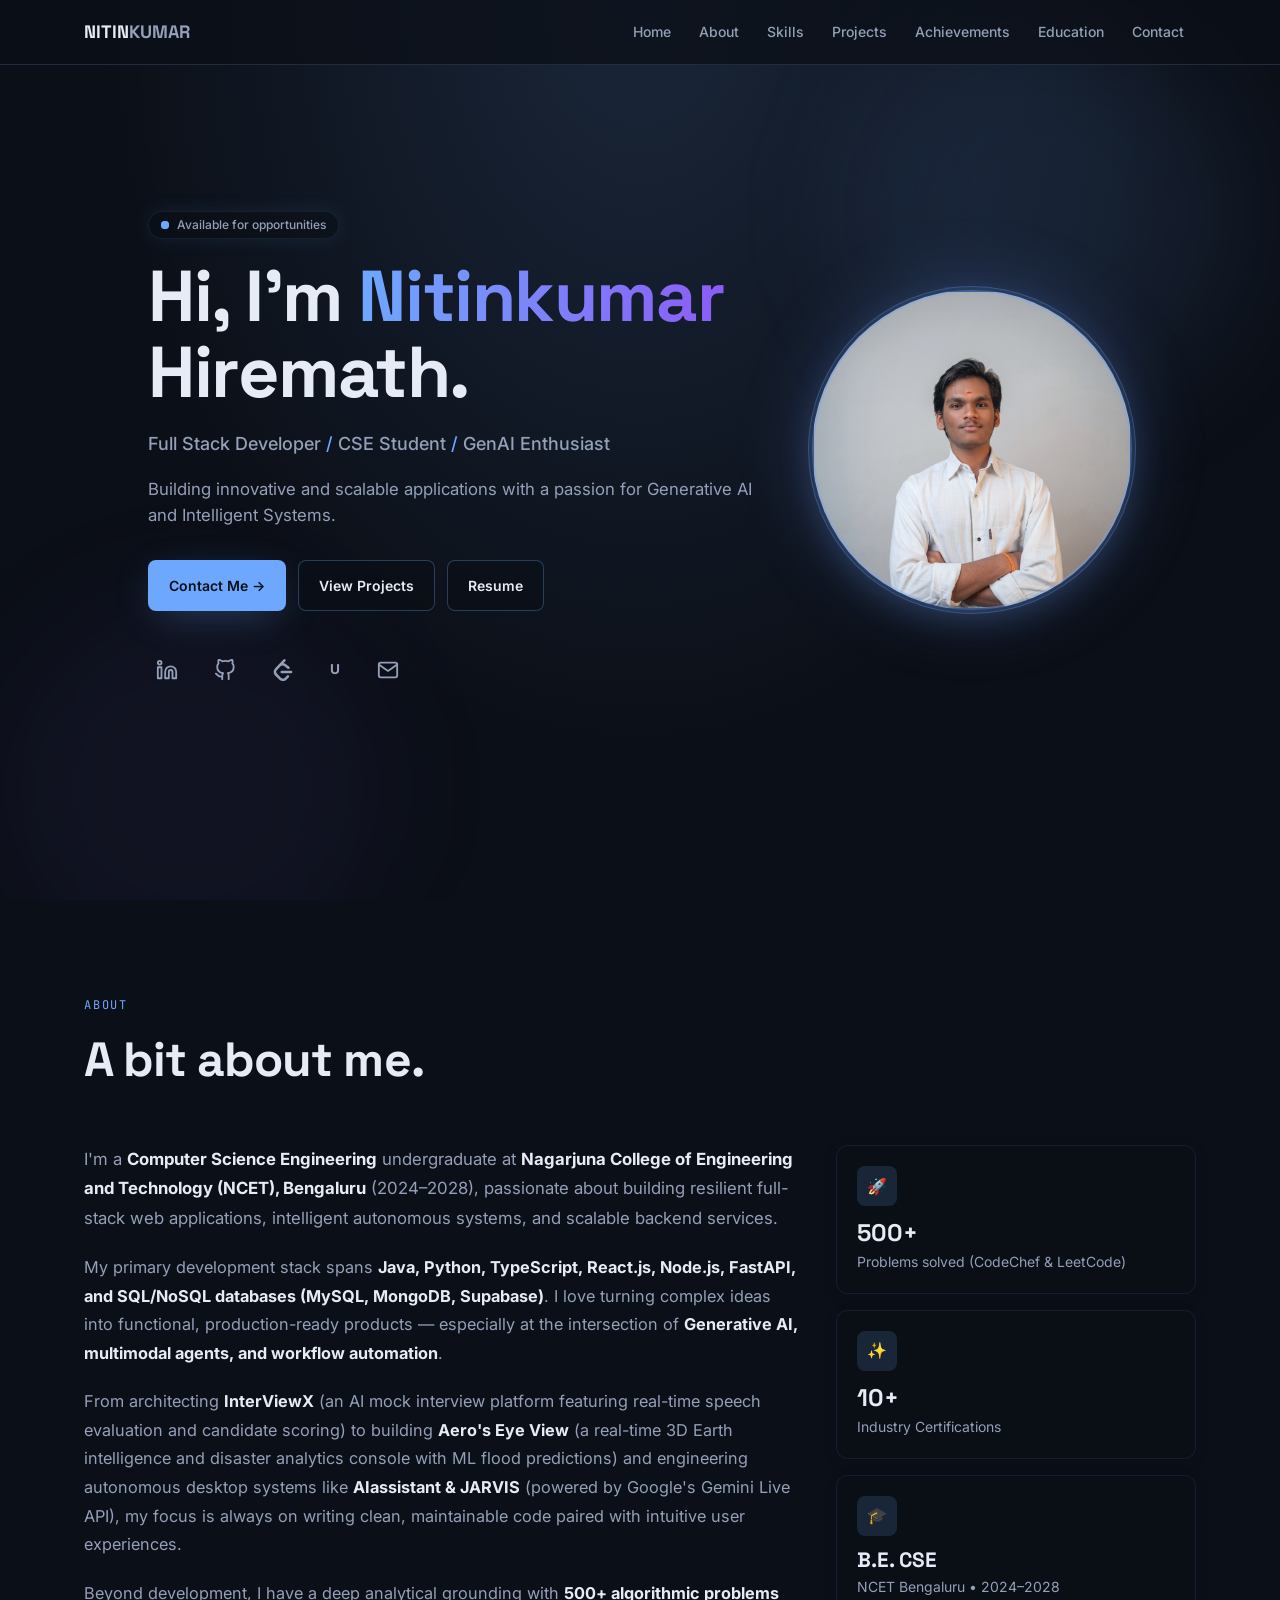
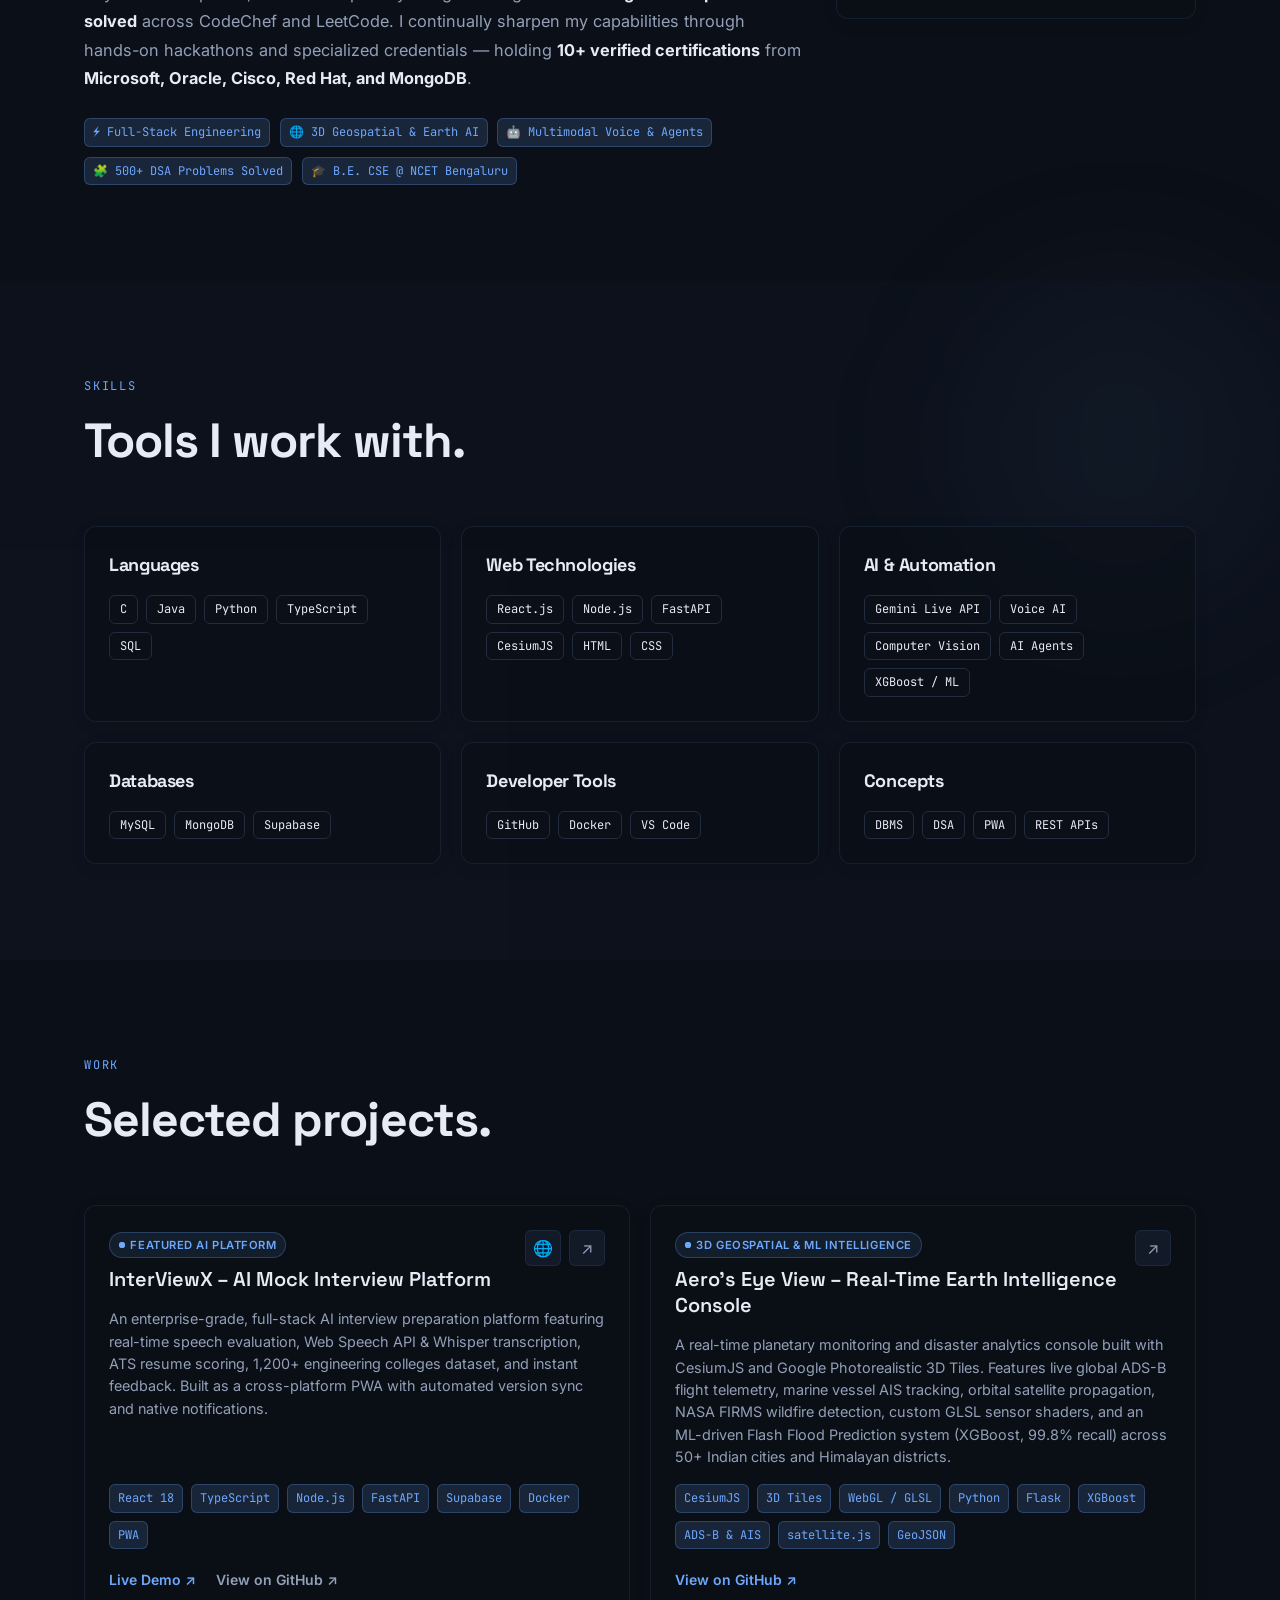
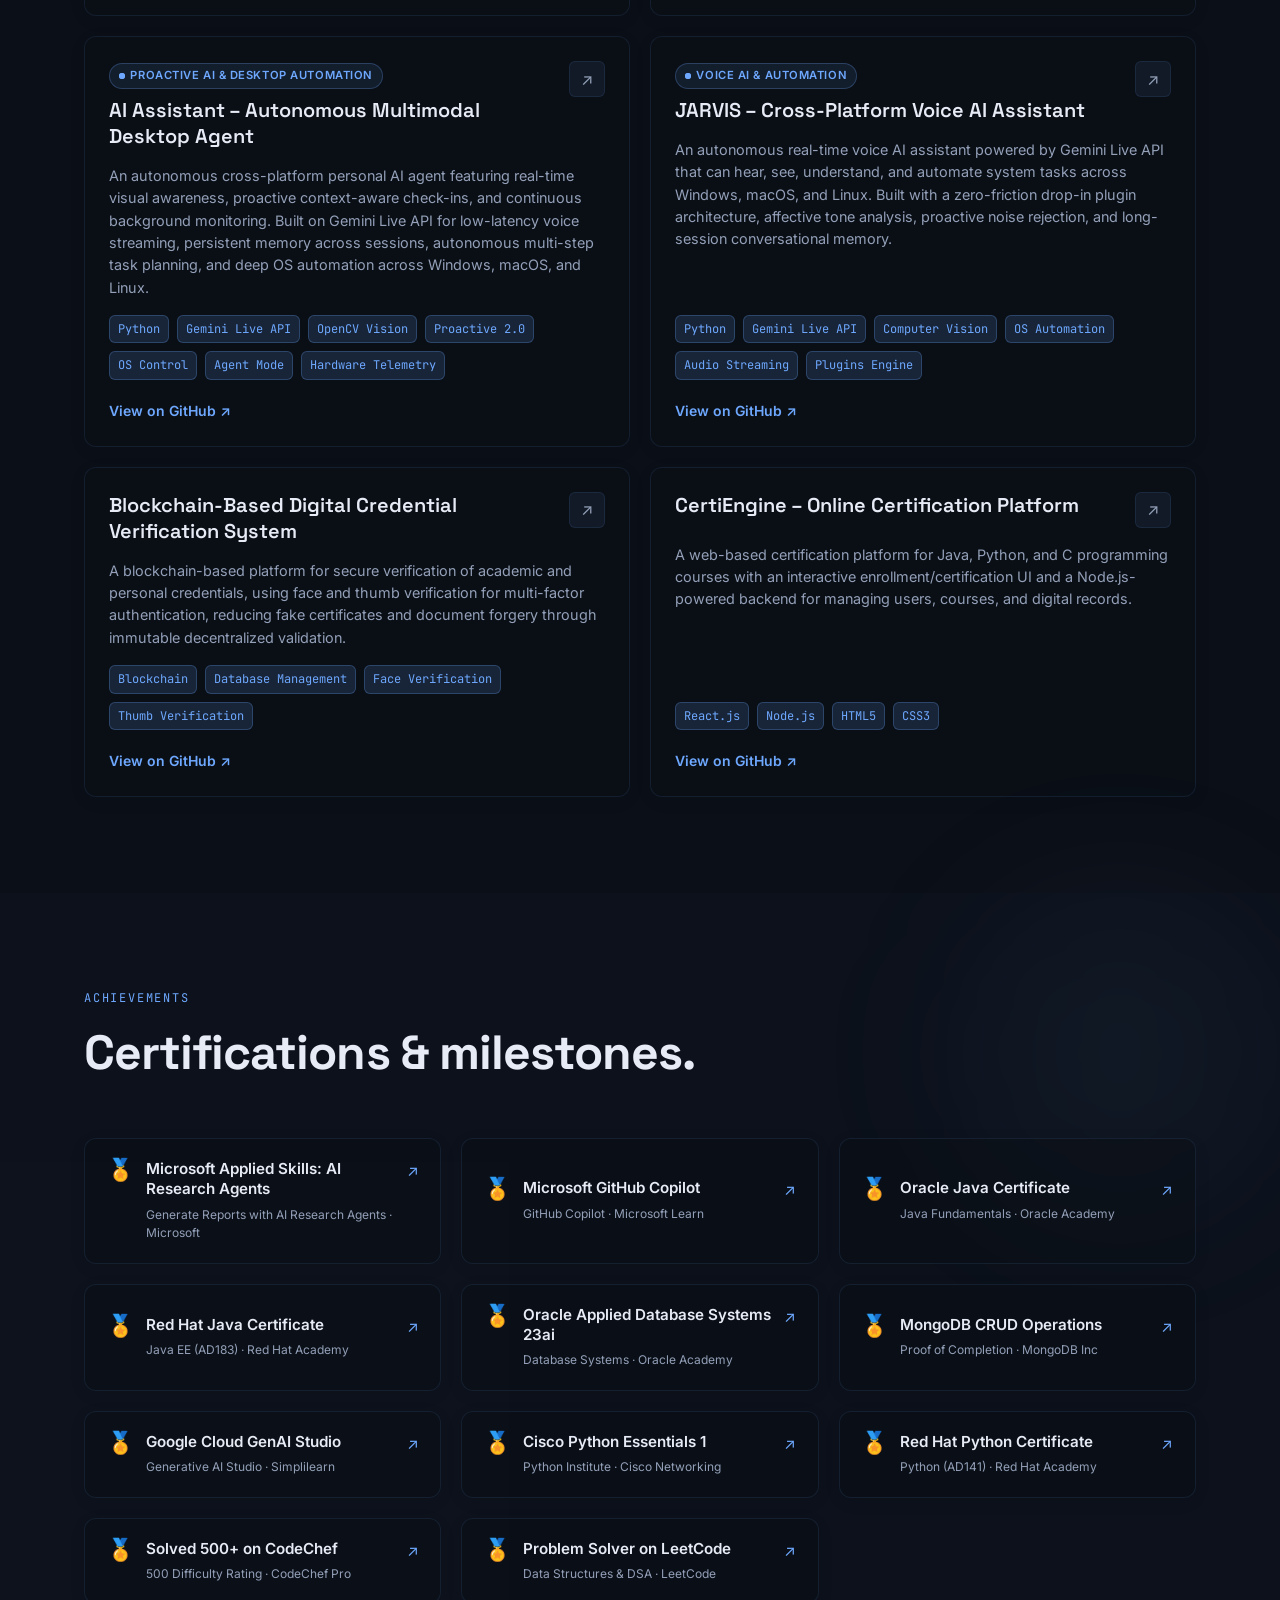
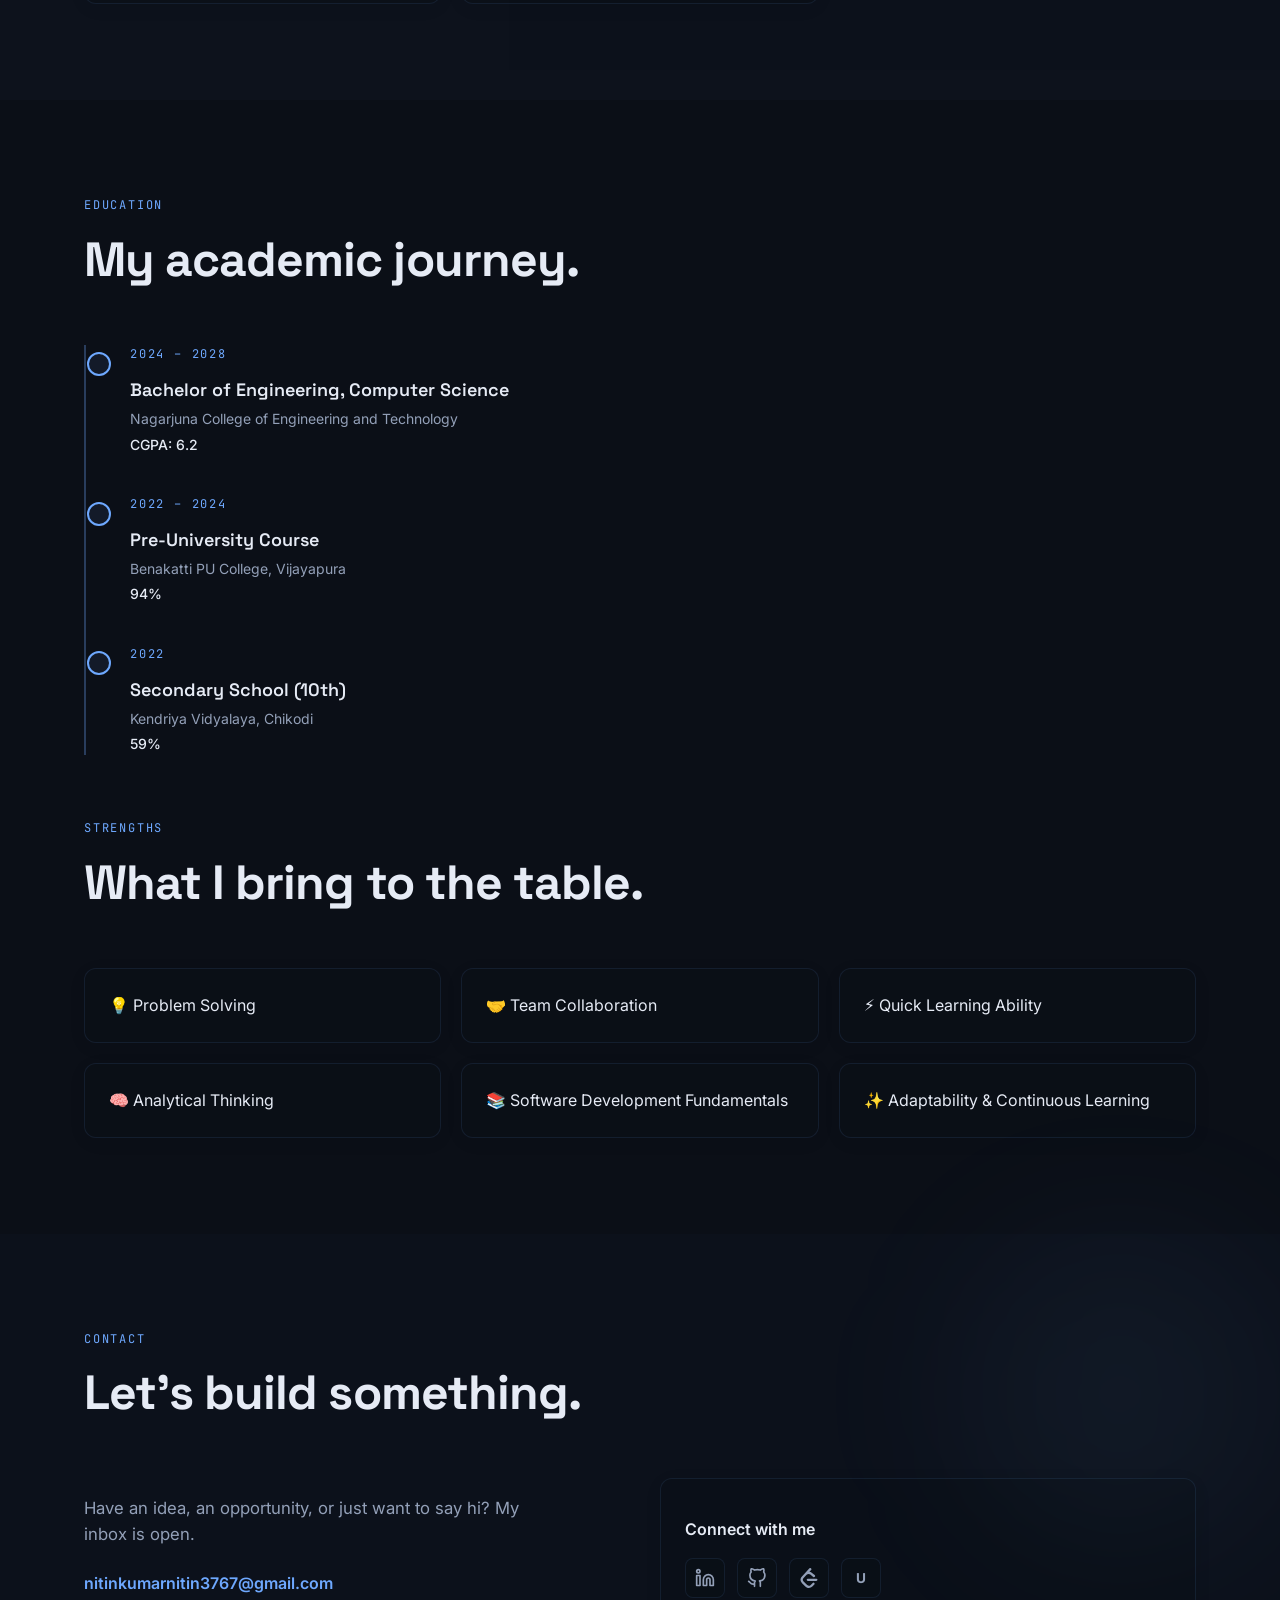
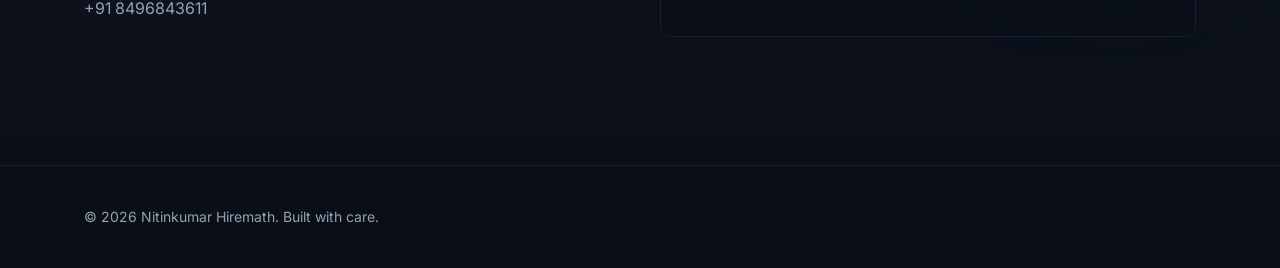
<file: index.html>
<!doctype html>
<html lang="en">
<head>
<meta charset="utf-8" />
<meta name="viewport" content="width=device-width, initial-scale=1" />
<title>Nitinkumar Hiremath — Full Stack & GenAI Developer</title>
<meta name="description" content="Portfolio of Nitinkumar Hiremath: full stack developer, CSE student, building with Generative AI, AI agents, and automation." />
<meta name="author" content="Nitinkumar Hiremath" />
<meta property="og:title" content="Nitinkumar Hiremath — Full Stack & GenAI Developer" />
<meta property="og:description" content="Portfolio of Nitinkumar Hiremath: full stack developer, CSE student, building with Generative AI, AI agents, and automation." />
<meta property="og:type" content="website" />
<meta name="twitter:card" content="summary" />
<link rel="preconnect" href="https://fonts.googleapis.com" />
<link rel="preconnect" href="https://fonts.gstatic.com" crossorigin />
<link rel="stylesheet" href="https://fonts.googleapis.com/css2?family=Inter:wght@400;500;600;700&family=Space+Grotesk:wght@500;600;700&family=JetBrains+Mono:wght@400;500&display=swap" />
<script type="application/ld+json">
{"@context":"https://schema.org","@type":"Person","name":"Nitinkumar Hiremath","jobTitle":"Full Stack Developer","description":"Computer Science Engineering student and full stack developer passionate about Generative AI, AI agents, and automation.","sameAs":["https://github.com/1nc24cs146-cmyk","https://www.linkedin.com/in/nitin-kumar-701157381","https://leetcode.com/u/Nitin_810"]}
</script>
<style>
  :root{--bg:#0b0f17;--surface:#0f1521;--card:#131a28;--border:#222c3f;--text:#e6ebf5;--muted:#93a0b8;--primary:#6ea8fe;--primary-2:#8b5cf6;--shadow-glow:0 10px 40px -10px rgba(110,168,254,.35);--shadow-card:0 1px 2px rgba(0,0,0,.3), 0 4px 20px rgba(0,0,0,.25)}
  *{box-sizing:border-box}
  html,body{margin:0;padding:0;background:var(--bg);color:var(--text);font-family:'Inter',system-ui,sans-serif;line-height:1.55;-webkit-font-smoothing:antialiased}
  a{color:inherit;text-decoration:none}img{max-width:100%;display:block}
  .container{max-width:72rem;margin:0 auto;padding:0 1.25rem}
  .display{font-family:'Space Grotesk',sans-serif;letter-spacing:-.02em}
  .mono{font-family:'JetBrains Mono',monospace}
  .muted{color:var(--muted)}
  .gradient-text{background:linear-gradient(90deg,var(--primary),var(--primary-2));-webkit-background-clip:text;background-clip:text;color:transparent}

  /* ===== ANIMATIONS ===== */
  @keyframes fade-up{from{opacity:0;transform:translateY(20px)}to{opacity:1;transform:translateY(0)}}
  @keyframes slide-up{from{opacity:0;transform:translateY(30px)}to{opacity:1;transform:translateY(0)}}
  @keyframes scale-in{from{opacity:0;transform:scale(0.95)}to{opacity:1;transform:scale(1)}}
  @keyframes glow-pulse{0%,100%{box-shadow:0 10px 40px -10px rgba(110,168,254,0.35)}50%{box-shadow:0 10px 60px -5px rgba(110,168,254,0.5)}}
  @keyframes float{0%,100%{transform:translateY(0px)}50%{transform:translateY(-8px)}}
  @keyframes float-delayed{0%,100%{transform:translateY(0px) translateX(0px)}25%{transform:translateY(-6px) translateX(2px)}50%{transform:translateY(-12px) translateX(0px)}75%{transform:translateY(-6px) translateX(-2px)}}
  .animate-fade-up{animation:fade-up 0.6s ease-out both}
  .animate-slide-up{animation:slide-up 0.7s cubic-bezier(0.23,1,0.32,1) both}
  .animate-scale-in{animation:scale-in 0.5s cubic-bezier(0.23,1,0.32,1)}
  .animate-glow-pulse{animation:glow-pulse 3s ease-in-out infinite}
  .animate-float{animation:float 3s ease-in-out infinite}
  .animate-float-delayed{animation:float-delayed 4s ease-in-out infinite}

  /* ===== GLASSMORPHISM ===== */
  .glass-dark{background:rgba(11,15,23,0.6);border:1px solid rgba(110,168,254,0.1)}
  .glass-dark-lg{background:rgba(11,15,23,0.7);border:1px solid rgba(110,168,254,0.15)}
  .glass-primary-glow{background:rgba(110,168,254,0.08);border:1px solid rgba(110,168,254,0.25)}
  .glass-gradient{background:linear-gradient(135deg,rgba(110,168,254,0.1),rgba(139,92,246,0.05));border:1px solid rgba(110,168,254,0.15)}

  /* ===== STAGGER ===== */
  .stagger-1{animation:fade-up 0.6s ease-out 0.1s both}
  .stagger-2{animation:fade-up 0.6s ease-out 0.2s both}
  .stagger-3{animation:fade-up 0.6s ease-out 0.3s both}
  .stagger-4{animation:fade-up 0.6s ease-out 0.4s both}
  .stagger-5{animation:fade-up 0.6s ease-out 0.5s both}
  .stagger-6{animation:fade-up 0.6s ease-out 0.6s both}

  /* Nav */
  header.nav{position:fixed;top:0;left:0;right:0;z-index:50;background:rgba(11,15,23,.75);border-bottom:1px solid var(--border);transition:all 0.3s ease}
  header.nav.scrolled{background:rgba(11,15,23,.9);box-shadow:0 10px 40px -10px rgba(110,168,254,.2)}
  .nav-inner{display:flex;align-items:center;justify-content:space-between;height:4rem}
  .brand{font-family:'Space Grotesk',sans-serif;font-weight:700;font-size:1.125rem;transition:color 0.3s}
  .brand .dot{color:var(--muted)}
  nav.links{display:none;gap:.25rem}
  nav.links a{padding:.5rem .75rem;font-size:.875rem;font-weight:500;color:var(--muted);border-radius:.375rem;transition:all .2s}
  nav.links a:hover{color:var(--text);text-shadow:0 0 10px rgba(110,168,254,.3)}
  @media(min-width:768px){nav.links{display:flex}}

  /* Hero */
  section{padding:6rem 0}
  #home{position:relative;min-height:100vh;display:flex;align-items:center;padding-top:6rem;background:radial-gradient(ellipse at top,rgba(110,168,254,.15),transparent 60%);overflow:hidden}
  #home::before{content:"";position:absolute;top:20px;right:40px;width:24rem;height:24rem;background:rgba(110,168,254,.1);border-radius:50%;filter:blur(60px);animation:float 3s ease-in-out infinite}
  #home::after{content:"";position:absolute;bottom:-80px;left:0;width:24rem;height:24rem;background:rgba(139,92,246,.05);border-radius:50%;filter:blur(60px);animation:float-delayed 4s ease-in-out infinite}
  .hero-grid{display:grid;gap:2.5rem;align-items:center;grid-template-columns:1fr;position:relative;z-index:10}
  @media(min-width:768px){.hero-grid{grid-template-columns:1fr auto;gap:3.5rem}}
  .badge{display:inline-flex;align-items:center;gap:.5rem;border:1px solid rgba(110,168,254,.1);background:rgba(11,15,23,.6);padding:.25rem .75rem;border-radius:9999px;font-size:.75rem;font-weight:500;color:var(--muted);margin-bottom:1.25rem;box-shadow:0 0 20px rgba(110,168,254,.1);transition:all 0.3s}
  .badge:hover{border-color:rgba(110,168,254,.5);box-shadow:0 0 30px rgba(110,168,254,.2);color:var(--text)}
  .dot-pulse{position:relative;width:.5rem;height:.5rem;border-radius:9999px;background:var(--primary)}
  .dot-pulse::before{content:"";position:absolute;inset:0;border-radius:9999px;background:var(--primary);animation:ping 1.5s cubic-bezier(0,0,.2,1) infinite}
  @keyframes ping{75%,100%{transform:scale(2.5);opacity:0}}
  h1{font-family:'Space Grotesk',sans-serif;font-size:clamp(2.5rem,7vw,4.5rem);font-weight:700;line-height:1.05;letter-spacing:-.02em;margin:0;animation:slide-up 0.7s cubic-bezier(0.23,1,0.32,1) both}
  .tag{margin-top:1.25rem;font-size:1.125rem;color:var(--muted);font-weight:500;animation:fade-up 0.6s ease-out 0.1s both}
  .tag .sep{color:var(--primary)}
  .lede{margin-top:1rem;font-size:1.05rem;color:var(--muted);max-width:38rem;animation:fade-up 0.6s ease-out 0.2s both}
  .cta-row{margin-top:2rem;display:flex;flex-wrap:wrap;gap:.75rem;animation:fade-up 0.6s ease-out 0.3s both}
  .btn{display:inline-flex;align-items:center;gap:.5rem;padding:.85rem 1.25rem;border-radius:.5rem;font-size:.875rem;font-weight:600;transition:all 0.3s;border:1px solid transparent;cursor:pointer}
  .btn-primary{background:var(--primary);color:#0b0f17;box-shadow:var(--shadow-glow)}
  .btn-primary:hover{opacity:.9;transform:translateY(-2px);box-shadow:0 15px 50px -10px rgba(110,168,254,.4)}
  .btn-outline{border:1px solid rgba(110,168,254,.3);background:rgba(11,15,23,.6);color:var(--text);transition:all 0.3s}
  .btn-outline:hover{background:rgba(11,15,23,.8);border-color:rgba(110,168,254,.6);transform:translateY(-2px);box-shadow:0 0 20px rgba(110,168,254,.15)}
  .socials{margin-top:2.5rem;display:flex;gap:1.25rem;animation:fade-up 0.6s ease-out 0.4s both}
  .socials a{color:var(--muted);transition:all 0.3s;padding:0.5rem;border-radius:0.375rem;display:inline-flex}
  .socials a:hover{color:var(--primary);transform:scale(1.15);box-shadow:0 0 15px rgba(110,168,254,.3)}
  .portrait-wrap{position:relative;display:flex;justify-content:center;animation:float 3s ease-in-out infinite 0.2s}
  .portrait-wrap::before{content:"";position:absolute;inset:-1rem;border-radius:9999px;background:radial-gradient(circle,rgba(110,168,254,.3),rgba(139,92,246,.05));filter:blur(30px);animation:glow-pulse 3s ease-in-out infinite}
  .portrait-wrap::after{content:"";position:absolute;inset:-0.25rem;border-radius:9999px;background:rgba(110,168,254,.08);border:1px solid rgba(110,168,254,.25)}
  .portrait{position:relative;width:14rem;height:14rem;border-radius:9999px;background-image:url("assets/nitin-portrait.jpeg.png");background-size:cover;background-position:center;background-repeat:no-repeat;border:2px solid rgba(110,168,254,.4);box-shadow:var(--shadow-glow);transition:all 0.3s}
  .portrait:hover{border-color:rgba(110,168,254,.7);box-shadow:0 15px 50px -10px rgba(110,168,254,.4)}
  @media(min-width:640px){.portrait{width:16rem;height:16rem}}
  @media(min-width:768px){.portrait{width:20rem;height:20rem}}

  /* Section heading */
  .eyebrow{font-family:'JetBrains Mono',monospace;font-size:.75rem;text-transform:uppercase;letter-spacing:.15em;color:var(--primary);margin:0 0 .5rem}
  h2{font-family:'Space Grotesk',sans-serif;font-size:clamp(1.75rem,4vw,3rem);font-weight:700;letter-spacing:-.02em;margin:0 0 3rem}

  /* Cards / grids */
  .card{border:1px solid rgba(110,168,254,.1);background:rgba(11,15,23,.6);border-radius:.75rem;padding:1.5rem;box-shadow:0 4px 20px -4px rgba(0,0,0,.1);transition:all 0.3s}
  .card:hover{transform:translateY(-4px);box-shadow:0 15px 50px -10px rgba(110,168,254,.2);border-color:rgba(110,168,254,.4);background:rgba(11,15,23,.8)}
  .grid{display:grid;gap:1.25rem}
  .grid-2{grid-template-columns:1fr}
  .grid-3{grid-template-columns:1fr}
  @media(min-width:640px){.grid-3{grid-template-columns:1fr 1fr}}
  @media(min-width:1024px){.grid-3{grid-template-columns:1fr 1fr 1fr}}
  @media(min-width:768px){.grid-2{grid-template-columns:1fr 1fr}}
  .about-grid{display:grid;gap:2rem;grid-template-columns:1fr}
  @media(min-width:768px){.about-grid{grid-template-columns:2fr 1fr}}

  .alt{background:rgba(110,168,254,.02);position:relative}
  .alt::before{content:"";position:absolute;top:0;right:0;width:20rem;height:20rem;background:rgba(110,168,254,.05);border-radius:50%;filter:blur(80px);pointer-events:none}
  .stat{border:1px solid rgba(110,168,254,.1);background:rgba(11,15,23,.6);border-radius:.75rem;padding:1.25rem;box-shadow:0 4px 20px -4px rgba(0,0,0,.1);margin-bottom:1rem;transition:all 0.3s}
  .stat:hover{transform:translateY(-2px);border-color:rgba(110,168,254,.3);box-shadow:0 10px 30px -5px rgba(110,168,254,.15)}
  .stat-num{font-family:'Space Grotesk',sans-serif;font-size:1.5rem;font-weight:700}
  .icon-box{display:inline-flex;width:2.5rem;height:2.5rem;align-items:center;justify-content:center;border-radius:.5rem;background:rgba(110,168,254,.15);color:var(--primary);margin-bottom:.5rem;transition:all 0.3s}
  .stat:hover .icon-box{transform:scale(1.1);box-shadow:0 0 15px rgba(110,168,254,.3)}
  .chip-row{display:flex;flex-wrap:wrap;gap:.5rem;margin-top:1rem}
  .chip{border:1px solid var(--border);background:var(--bg);padding:.25rem .625rem;border-radius:.375rem;font-family:'JetBrains Mono',monospace;font-size:.75rem;transition:all 0.2s}
  .chip:hover{border-color:rgba(110,168,254,.5);background:rgba(110,168,254,.05)}
  .chip-primary{background:rgba(110,168,254,.15);color:var(--primary);border:1px solid rgba(110,168,254,.25);padding:.25rem .5rem;border-radius:.375rem;font-family:'JetBrains Mono',monospace;font-size:.75rem;transition:all 0.2s}
  .chip-primary:hover{background:rgba(110,168,254,.25);border-color:rgba(110,168,254,.5);transform:scale(1.05)}

  /* Projects */
  .project{display:flex;flex-direction:column;height:100%}
  .project h3{margin:0;font-family:'Space Grotesk',sans-serif;font-size:1.25rem;font-weight:600;line-height:1.3;transition:color 0.3s}
  .card:hover h3, .project:hover h3{color:var(--primary)}
  .project p{color:var(--muted);font-size:.9rem;margin:1rem 0;flex:1}
  .project-header{display:flex;justify-content:space-between;gap:1rem;align-items:flex-start}
  .badge-featured{display:inline-flex;align-items:center;gap:.35rem;font-size:.7rem;font-weight:600;color:var(--primary);background:rgba(110,168,254,.1);border:1px solid rgba(110,168,254,.25);padding:.2rem .55rem;border-radius:9999px;margin-bottom:.5rem;text-transform:uppercase;letter-spacing:.05em}
  .icon-btn{display:inline-flex;width:2.25rem;height:2.25rem;align-items:center;justify-content:center;border:1px solid rgba(110,168,254,.1);border-radius:.375rem;color:var(--muted);transition:all 0.3s;flex-shrink:0;background:rgba(110,168,254,.08)}
  .icon-btn:hover{color:var(--primary);border-color:rgba(110,168,254,.5);transform:scale(1.15);box-shadow:0 0 15px rgba(110,168,254,.2)}
  .project-actions{margin-top:auto;padding-top:1.25rem;display:flex;gap:1.25rem;flex-wrap:wrap;align-items:center}
  .link-out{margin-top:1.25rem;display:inline-flex;align-items:center;gap:.375rem;color:var(--primary);font-weight:600;font-size:.875rem;transition:all 0.3s}
  .project-actions .link-out{margin-top:0}
  .link-out:hover{gap:.75rem;text-shadow:0 0 10px rgba(110,168,254,.3)}

  /* Cert cards */
  .cert-card{display:flex;flex-direction:column;justify-content:center;text-decoration:none;cursor:pointer;padding:1.25rem 1.35rem}
  .cert-card:hover .icon-arrow{transform:translate(2px, -2px);color:var(--text)}
  .cert-card:hover .cert-title{color:var(--primary)}
  .cert-title{font-weight:600;font-size:0.95rem;color:var(--text);line-height:1.35;transition:color 0.2s}
  .cert-sub{font-size:0.75rem;color:var(--muted);margin-top:0.35rem}
  .icon-arrow{color:var(--primary);font-size:0.95rem;transition:all 0.2s;flex-shrink:0}

  /* Timeline */
  ol.timeline{list-style:none;padding:0 0 0 .75rem;margin:0;border-left:2px solid rgba(110,168,254,.3);transition:border-color 0.3s}
  ol.timeline li{padding-left:2rem;position:relative;margin-bottom:2.5rem;animation:fade-up 0.6s ease-out both}
  ol.timeline li::before{content:"";position:absolute;left:-11px;top:.4rem;width:1.25rem;height:1.25rem;border-radius:9999px;background:rgba(110,168,254,.08);border:2px solid var(--primary);box-shadow:var(--shadow-glow);transition:all 0.3s}
  ol.timeline li:hover::before{transform:scale(1.2);box-shadow:0 0 20px rgba(110,168,254,.4)}
  .period{font-family:'JetBrains Mono',monospace;font-size:.75rem;text-transform:uppercase;letter-spacing:.15em;color:var(--primary)}
  ol.timeline h3{margin:.25rem 0;font-family:'Space Grotesk',sans-serif;font-size:1.125rem;font-weight:600;transition:color 0.3s}
  ol.timeline li:hover h3{color:var(--primary)}

  /* Contact */
  .contact-grid{display:grid;gap:2.5rem;grid-template-columns:1fr}
  @media(min-width:768px){.contact-grid{grid-template-columns:1fr 1fr}}
  .field{margin-bottom:1rem}
  .field label{display:block;font-size:.875rem;font-weight:500;margin-bottom:.375rem}
  .field input,.field textarea{width:100%;padding:.625rem .75rem;border:1px solid rgba(110,168,254,.1);border-radius:.375rem;background:rgba(11,15,23,.6);color:var(--text);font:inherit;font-size:.875rem;outline:none;transition:all 0.3s}
  .field input:focus,.field textarea:focus{border-color:rgba(110,168,254,.5);box-shadow:0 0 0 3px rgba(110,168,254,.2);background:rgba(11,15,23,.8)}
  .field textarea{resize:none;min-height:6rem}
  .icon-links{display:flex;gap:.75rem;margin-top:2rem;flex-wrap:wrap}
  .icon-links a{display:inline-flex;width:2.5rem;height:2.5rem;align-items:center;justify-content:center;border:1px solid rgba(110,168,254,.1);border-radius:.5rem;color:var(--muted);transition:all 0.3s;background:rgba(11,15,23,.6)}
  .icon-links a:hover{color:var(--primary);border-color:rgba(110,168,254,.5);transform:scale(1.15);box-shadow:0 0 20px rgba(110,168,254,.2)}

  footer{border-top:1px solid rgba(110,168,254,.1);padding:2.5rem 0;margin-top:2rem;background:rgba(11,15,23,.6);transition:all 0.3s}
  .foot{display:flex;flex-direction:column;gap:1rem;align-items:center;justify-content:space-between}
  @media(min-width:640px){.foot{flex-direction:row}}
</style>
</head>
<body>

<header class="nav">
  <div class="container nav-inner">
    <a href="#home" class="brand"><span class="gradient-text"></span>NITIN<span class="muted">KUMAR</span></a>
    <nav class="links">
      <a href="#home">Home</a>
      <a href="#about">About</a>
      <a href="#skills">Skills</a>
      <a href="#projects">Projects</a>
      <a href="#achievements">Achievements</a>
      <a href="#education">Education</a>
      <a href="#contact">Contact</a>
    </nav>
  </div>
</header>

<main>

<!-- HERO -->
<section id="home">
  <div class="container hero-grid">
    <div>
      <div class="badge"><span class="dot-pulse"></span> Available for opportunities</div>
      <h1 class="display">Hi, I'm <span class="gradient-text">Nitinkumar</span><br />Hiremath.</h1>
      <p class="tag">Full Stack Developer <span class="sep">/</span> CSE Student <span class="sep">/</span> GenAI Enthusiast</p>
      <p class="lede">Building innovative and scalable applications with a passion for Generative AI and Intelligent Systems.</p>
      <div class="cta-row">
        <a class="btn btn-primary" href="#contact">Contact Me →</a>
        <a class="btn btn-outline" href="#projects">View Projects</a>
        <a class="btn btn-outline" href="resume/NITIN_RESUME3.pdf" target="_blank" rel="noopener" download="NITIN_RESUME3.pdf">Resume</a>
      </div>
      <div class="socials">
        <a href="https://www.linkedin.com/in/nitin-kumar-701157381" target="_blank" rel="noopener" aria-label="LinkedIn"><svg width="22" height="22" viewBox="0 0 24 24" fill="none" stroke="currentColor" stroke-width="2" stroke-linecap="round" stroke-linejoin="round"><path d="M16 8a6 6 0 0 1 6 6v7h-4v-7a2 2 0 0 0-4 0v7h-4v-7a6 6 0 0 1 6-6z"/><rect x="2" y="9" width="4" height="12"/><circle cx="4" cy="4" r="2"/></svg></a>
        <a href="https://github.com/1nc24cs146-cmyk" target="_blank" rel="noopener" aria-label="GitHub"><svg width="22" height="22" viewBox="0 0 24 24" fill="none" stroke="currentColor" stroke-width="2" stroke-linecap="round" stroke-linejoin="round"><path d="M9 19c-5 1.5-5-2.5-7-3m14 6v-3.87a3.37 3.37 0 0 0-.94-2.61c3.14-.35 6.44-1.54 6.44-7A5.44 5.44 0 0 0 20 4.77 5.07 5.07 0 0 0 19.91 1S18.73.65 16 2.48a13.38 13.38 0 0 0-7 0C6.27.65 5.09 1 5.09 1A5.07 5.07 0 0 0 5 4.77a5.44 5.44 0 0 0-1.5 3.78c0 5.42 3.3 6.61 6.44 7A3.37 3.37 0 0 0 9 18.13V22"/></svg></a>
        <a href="https://leetcode.com/u/Nitin_810" target="_blank" rel="noopener" aria-label="LeetCode"><svg width="22" height="22" viewBox="0 0 24 24" fill="currentColor"><path d="M13.483 0a1.374 1.374 0 0 0-.961.438L7.116 6.226l-3.854 4.126a5.266 5.266 0 0 0-1.209 2.104 5.35 5.35 0 0 0-.125.513 5.527 5.527 0 0 0 .062 2.362 5.83 5.83 0 0 0 .349 1.017 5.938 5.938 0 0 0 1.271 1.818l4.277 4.193.039.038c2.248 2.165 5.852 2.133 8.063-.074l2.396-2.392c.54-.54.54-1.414.003-1.955a1.378 1.378 0 0 0-1.951-.003l-2.396 2.392a3.021 3.021 0 0 1-4.205.038l-.02-.019-4.276-4.193c-.652-.64-.972-1.469-.948-2.263a2.68 2.68 0 0 1 .066-.523 2.545 2.545 0 0 1 .619-1.164L9.13 8.114c1.058-1.134 3.204-1.27 4.43-.278l3.501 2.831c.593.48 1.461.387 1.94-.207a1.384 1.384 0 0 0-.207-1.943l-3.5-2.831c-.8-.647-1.766-1.045-2.774-1.202l2.015-2.158A1.384 1.384 0 0 0 13.483 0zm-2.866 12.815a1.38 1.38 0 0 0-1.38 1.382 1.38 1.38 0 0 0 1.38 1.382H20.79a1.38 1.38 0 0 0 1.38-1.382 1.38 1.38 0 0 0-1.38-1.382z"/></svg></a>
        <a href="https://unstop.com/u/nitinkum16178" target="_blank" rel="noopener" aria-label="Unstop"><span style="font-size:.85rem;font-weight:700;letter-spacing:.04em">U</span></a>
        <a href="mailto:nitinkumarnitin3767@gmail.com" aria-label="Email"><svg width="22" height="22" viewBox="0 0 24 24" fill="none" stroke="currentColor" stroke-width="2" stroke-linecap="round" stroke-linejoin="round"><path d="M4 4h16c1.1 0 2 .9 2 2v12c0 1.1-.9 2-2 2H4c-1.1 0-2-.9-2-2V6c0-1.1.9-2 2-2z"/><polyline points="22,6 12,13 2,6"/></svg></a>
      </div>
    </div>
    <div class="portrait-wrap">
      <div class="portrait" role="img" aria-label="Portrait of Nitinkumar Hiremath"></div>
    </div>
  </div>
</section>

<!-- ABOUT -->
<section id="about">
  <div class="container">
    <p class="eyebrow">About</p><h2>A bit about me.</h2>
    <div class="about-grid">
      <div style="display:flex;flex-direction:column;gap:1.25rem">
        <p style="font-size:1.05rem;line-height:1.75;color:var(--muted);margin:0">
          I'm a <strong style="color:var(--text)">Computer Science Engineering</strong> undergraduate at <strong style="color:var(--text)">Nagarjuna College of Engineering and Technology (NCET), Bengaluru</strong> (2024–2028), passionate about building resilient full-stack web applications, intelligent autonomous systems, and scalable backend services.
        </p>

        <p style="font-size:1.02rem;line-height:1.75;color:var(--muted);margin:0">
          My primary development stack spans <strong style="color:var(--text)">Java, Python, TypeScript, React.js, Node.js, FastAPI, and SQL/NoSQL databases (MySQL, MongoDB, Supabase)</strong>. I love turning complex ideas into functional, production-ready products — especially at the intersection of <strong style="color:var(--text)">Generative AI, multimodal agents, and workflow automation</strong>.
        </p>

        <p style="font-size:1.02rem;line-height:1.75;color:var(--muted);margin:0">
          From architecting <strong style="color:var(--text)">InterViewX</strong> (an AI mock interview platform featuring real-time speech evaluation and candidate scoring) to building <strong style="color:var(--text)">Aero's Eye View</strong> (a real-time 3D Earth intelligence and disaster analytics console with ML flood predictions) and engineering autonomous desktop systems like <strong style="color:var(--text)">AIassistant &amp; JARVIS</strong> (powered by Google's Gemini Live API), my focus is always on writing clean, maintainable code paired with intuitive user experiences.
        </p>

        <p style="font-size:1.02rem;line-height:1.75;color:var(--muted);margin:0">
          Beyond development, I have a deep analytical grounding with <strong style="color:var(--text)">500+ algorithmic problems solved</strong> across CodeChef and LeetCode. I continually sharpen my capabilities through hands-on hackathons and specialized credentials — holding <strong style="color:var(--text)">10+ verified certifications</strong> from <strong style="color:var(--text)">Microsoft, Oracle, Cisco, Red Hat, and MongoDB</strong>.
        </p>

        <div style="display:flex;flex-wrap:wrap;gap:.6rem;padding-top:.35rem">
          <span class="chip-primary">⚡ Full-Stack Engineering</span>
          <span class="chip-primary">🌐 3D Geospatial &amp; Earth AI</span>
          <span class="chip-primary">🤖 Multimodal Voice &amp; Agents</span>
          <span class="chip-primary">🧩 500+ DSA Problems Solved</span>
          <span class="chip-primary">🎓 B.E. CSE @ NCET Bengaluru</span>
        </div>
      </div>

      <div>
        <div class="stat stagger-1">
          <div class="icon-box">🚀</div>
          <div class="stat-num">500+</div>
          <div class="muted" style="font-size:.875rem">Problems solved (CodeChef &amp; LeetCode)</div>
        </div>
        <div class="stat stagger-2">
          <div class="icon-box">✨</div>
          <div class="stat-num">10+</div>
          <div class="muted" style="font-size:.875rem">Industry Certifications</div>
        </div>
        <div class="stat stagger-3" style="margin-bottom:0">
          <div class="icon-box">🎓</div>
          <div class="stat-num" style="font-size:1.3rem">B.E. CSE</div>
          <div class="muted" style="font-size:.875rem">NCET Bengaluru &bull; 2024–2028</div>
        </div>
      </div>
    </div>
  </div>
</section>

<!-- SKILLS -->
<section id="skills" class="alt">
  <div class="container">
    <p class="eyebrow">Skills</p><h2>Tools I work with.</h2>
    <div class="grid grid-3">
      <div class="card stagger-1"><h3 class="display" style="margin:0 0 1rem;font-size:1.125rem">Languages</h3><div class="chip-row" style="margin:0"><span class="chip">C</span><span class="chip">Java</span><span class="chip">Python</span><span class="chip">TypeScript</span><span class="chip">SQL</span></div></div>
      <div class="card stagger-2"><h3 class="display" style="margin:0 0 1rem;font-size:1.125rem">Web Technologies</h3><div class="chip-row" style="margin:0"><span class="chip">React.js</span><span class="chip">Node.js</span><span class="chip">FastAPI</span><span class="chip">CesiumJS</span><span class="chip">HTML</span><span class="chip">CSS</span></div></div>
      <div class="card stagger-3"><h3 class="display" style="margin:0 0 1rem;font-size:1.125rem">AI &amp; Automation</h3><div class="chip-row" style="margin:0"><span class="chip">Gemini Live API</span><span class="chip">Voice AI</span><span class="chip">Computer Vision</span><span class="chip">AI Agents</span><span class="chip">XGBoost / ML</span></div></div>
      <div class="card stagger-4"><h3 class="display" style="margin:0 0 1rem;font-size:1.125rem">Databases</h3><div class="chip-row" style="margin:0"><span class="chip">MySQL</span><span class="chip">MongoDB</span><span class="chip">Supabase</span></div></div>
      <div class="card stagger-5"><h3 class="display" style="margin:0 0 1rem;font-size:1.125rem">Developer Tools</h3><div class="chip-row" style="margin:0"><span class="chip">GitHub</span><span class="chip">Docker</span><span class="chip">VS Code</span></div></div>
      <div class="card stagger-6"><h3 class="display" style="margin:0 0 1rem;font-size:1.125rem">Concepts</h3><div class="chip-row" style="margin:0"><span class="chip">DBMS</span><span class="chip">DSA</span><span class="chip">PWA</span><span class="chip">REST APIs</span></div></div>
    </div>
  </div>
</section>

<!-- PROJECTS -->
<section id="projects">
  <div class="container">
    <p class="eyebrow">Work</p><h2>Selected projects.</h2>
    <div class="grid grid-2">
      <article class="card project stagger-1">
        <div class="project-header">
          <div>
            <span class="badge-featured"><span class="dot-pulse" style="width:.375rem;height:.375rem"></span> Featured AI Platform</span>
            <h3>InterViewX – AI Mock Interview Platform</h3>
          </div>
          <div style="display:flex;gap:.5rem;flex-shrink:0">
            <a class="icon-btn" href="https://aiinterviewcoach-3.onrender.com" target="_blank" rel="noopener" aria-label="Live Demo" title="Live Demo">🌐</a>
            <a class="icon-btn" href="https://github.com/1nc24cs146-cmyk/InterViewX" target="_blank" rel="noopener" aria-label="GitHub" title="GitHub Repository">↗</a>
          </div>
        </div>
        <p>An enterprise-grade, full-stack AI interview preparation platform featuring real-time speech evaluation, Web Speech API &amp; Whisper transcription, ATS resume scoring, 1,200+ engineering colleges dataset, and instant feedback. Built as a cross-platform PWA with automated version sync and native notifications.</p>
        <div class="chip-row" style="margin:0"><span class="chip-primary">React 18</span><span class="chip-primary">TypeScript</span><span class="chip-primary">Node.js</span><span class="chip-primary">FastAPI</span><span class="chip-primary">Supabase</span><span class="chip-primary">Docker</span><span class="chip-primary">PWA</span></div>
        <div class="project-actions">
          <a class="link-out" href="https://aiinterviewcoach-3.onrender.com" target="_blank" rel="noopener">Live Demo ↗</a>
          <a class="link-out" style="color:var(--muted)" href="https://github.com/1nc24cs146-cmyk/InterViewX" target="_blank" rel="noopener">View on GitHub ↗</a>
        </div>
      </article>

      <article class="card project stagger-2">
        <div class="project-header">
          <div>
            <span class="badge-featured"><span class="dot-pulse" style="width:.375rem;height:.375rem"></span> 3D Geospatial &amp; ML Intelligence</span>
            <h3>Aero's Eye View – Real-Time Earth Intelligence Console</h3>
          </div>
          <a class="icon-btn" href="https://github.com/1nc24cs146-cmyk/Aero-s-Eye-View" target="_blank" rel="noopener" aria-label="GitHub" title="GitHub Repository">↗</a>
        </div>
        <p>A real-time planetary monitoring and disaster analytics console built with CesiumJS and Google Photorealistic 3D Tiles. Features live global ADS-B flight telemetry, marine vessel AIS tracking, orbital satellite propagation, NASA FIRMS wildfire detection, custom GLSL sensor shaders, and an ML-driven Flash Flood Prediction system (XGBoost, 99.8% recall) across 50+ Indian cities and Himalayan districts.</p>
        <div class="chip-row" style="margin:0"><span class="chip-primary">CesiumJS</span><span class="chip-primary">3D Tiles</span><span class="chip-primary">WebGL / GLSL</span><span class="chip-primary">Python</span><span class="chip-primary">Flask</span><span class="chip-primary">XGBoost</span><span class="chip-primary">ADS-B &amp; AIS</span><span class="chip-primary">satellite.js</span><span class="chip-primary">GeoJSON</span></div>
        <div class="project-actions">
          <a class="link-out" href="https://github.com/1nc24cs146-cmyk/Aero-s-Eye-View" target="_blank" rel="noopener">View on GitHub ↗</a>
        </div>
      </article>

      <article class="card project stagger-3">
        <div class="project-header">
          <div>
            <span class="badge-featured"><span class="dot-pulse" style="width:.375rem;height:.375rem"></span> Proactive AI &amp; Desktop Automation</span>
            <h3>AI Assistant – Autonomous Multimodal Desktop Agent</h3>
          </div>
          <a class="icon-btn" href="https://github.com/1nc24cs146-cmyk/AIassistant" target="_blank" rel="noopener" aria-label="GitHub" title="GitHub Repository">↗</a>
        </div>
        <p>An autonomous cross-platform personal AI agent featuring real-time visual awareness, proactive context-aware check-ins, and continuous background monitoring. Built on Gemini Live API for low-latency voice streaming, persistent memory across sessions, autonomous multi-step task planning, and deep OS automation across Windows, macOS, and Linux.</p>
        <div class="chip-row" style="margin:0"><span class="chip-primary">Python</span><span class="chip-primary">Gemini Live API</span><span class="chip-primary">OpenCV Vision</span><span class="chip-primary">Proactive 2.0</span><span class="chip-primary">OS Control</span><span class="chip-primary">Agent Mode</span><span class="chip-primary">Hardware Telemetry</span></div>
        <div class="project-actions">
          <a class="link-out" href="https://github.com/1nc24cs146-cmyk/AIassistant" target="_blank" rel="noopener">View on GitHub ↗</a>
        </div>
      </article>

      <article class="card project stagger-4">
        <div class="project-header">
          <div>
            <span class="badge-featured"><span class="dot-pulse" style="width:.375rem;height:.375rem"></span> Voice AI &amp; Automation</span>
            <h3>JARVIS – Cross-Platform Voice AI Assistant</h3>
          </div>
          <a class="icon-btn" href="https://github.com/1nc24cs146-cmyk/JARVIS2" target="_blank" rel="noopener" aria-label="GitHub" title="GitHub Repository">↗</a>
        </div>
        <p>An autonomous real-time voice AI assistant powered by Gemini Live API that can hear, see, understand, and automate system tasks across Windows, macOS, and Linux. Built with a zero-friction drop-in plugin architecture, affective tone analysis, proactive noise rejection, and long-session conversational memory.</p>
        <div class="chip-row" style="margin:0"><span class="chip-primary">Python</span><span class="chip-primary">Gemini Live API</span><span class="chip-primary">Computer Vision</span><span class="chip-primary">OS Automation</span><span class="chip-primary">Audio Streaming</span><span class="chip-primary">Plugins Engine</span></div>
        <div class="project-actions">
          <a class="link-out" href="https://github.com/1nc24cs146-cmyk/JARVIS2" target="_blank" rel="noopener">View on GitHub ↗</a>
        </div>
      </article>

      <article class="card project stagger-5">
        <div class="project-header">
          <h3>Blockchain-Based Digital Credential Verification System</h3>
          <a class="icon-btn" href="https://github.com/1nc24cs146-cmyk" target="_blank" rel="noopener" aria-label="GitHub" title="GitHub">↗</a>
        </div>
        <p>A blockchain-based platform for secure verification of academic and personal credentials, using face and thumb verification for multi-factor authentication, reducing fake certificates and document forgery through immutable decentralized validation.</p>
        <div class="chip-row" style="margin:0"><span class="chip-primary">Blockchain</span><span class="chip-primary">Database Management</span><span class="chip-primary">Face Verification</span><span class="chip-primary">Thumb Verification</span></div>
        <div class="project-actions">
          <a class="link-out" href="https://github.com/1nc24cs146-cmyk" target="_blank" rel="noopener">View on GitHub ↗</a>
        </div>
      </article>

      <article class="card project stagger-6">
        <div class="project-header">
          <h3>CertiEngine – Online Certification Platform</h3>
          <a class="icon-btn" href="https://github.com/1nc24cs146-cmyk" target="_blank" rel="noopener" aria-label="GitHub" title="GitHub">↗</a>
        </div>
        <p>A web-based certification platform for Java, Python, and C programming courses with an interactive enrollment/certification UI and a Node.js-powered backend for managing users, courses, and digital records.</p>
        <div class="chip-row" style="margin:0"><span class="chip-primary">React.js</span><span class="chip-primary">Node.js</span><span class="chip-primary">HTML5</span><span class="chip-primary">CSS3</span></div>
        <div class="project-actions">
          <a class="link-out" href="https://github.com/1nc24cs146-cmyk" target="_blank" rel="noopener">View on GitHub ↗</a>
        </div>
      </article>
    </div>
  </div>
</section>

<!-- ACHIEVEMENTS -->
<section id="achievements" class="alt">
  <div class="container">
    <p class="eyebrow">Achievements</p><h2>Certifications &amp; milestones.</h2>
    <div class="grid grid-3">
      <a class="card cert-card stagger-1" href="https://learn.microsoft.com/en-gb/users/nitinkumarhiremath-9737/credentials/6849271a91883831?ref=https%3A%2F%2Fwww.linkedin.com%2F" target="_blank" rel="noopener">
        <div style="display:flex;align-items:flex-start;justify-content:space-between;gap:.75rem">
          <div style="display:flex;align-items:flex-start;gap:.75rem">
            <span style="font-size:1.35rem;line-height:1">🏅</span>
            <div>
              <div class="cert-title">Microsoft Applied Skills: AI Research Agents</div>
              <div class="cert-sub">Generate Reports with AI Research Agents · Microsoft</div>
            </div>
          </div>
          <span class="icon-arrow">↗</span>
        </div>
      </a>

      <a class="card cert-card stagger-2" href="https://1drv.ms/b/c/0e2a9159bed75764/IQCWkQRPCN_HRbTV_X9scfElAdcqt1aBmf7y9ukKtm7iWtw?e=bPblY5" target="_blank" rel="noopener">
        <div style="display:flex;align-items:flex-start;justify-content:space-between;gap:.75rem">
          <div style="display:flex;align-items:flex-start;gap:.75rem">
            <span style="font-size:1.35rem;line-height:1">🏅</span>
            <div>
              <div class="cert-title">Microsoft GitHub Copilot</div>
              <div class="cert-sub">GitHub Copilot · Microsoft Learn</div>
            </div>
          </div>
          <span class="icon-arrow">↗</span>
        </div>
      </a>
      <a class="card cert-card stagger-1" href="https://1drv.ms/b/c/0e2a9159bed75764/IQA8mQINR3R0RLR4NSgpe7agARgN-tU1LrG-2GVNwvJMV40" target="_blank" rel="noopener">
        <div style="display:flex;align-items:flex-start;justify-content:space-between;gap:.75rem">
          <div style="display:flex;align-items:flex-start;gap:.75rem">
            <span style="font-size:1.35rem;line-height:1">🏅</span>
            <div>
              <div class="cert-title">Oracle Java Certificate</div>
              <div class="cert-sub">Java Fundamentals · Oracle Academy</div>
            </div>
          </div>
          <span class="icon-arrow">↗</span>
        </div>
      </a>

      <a class="card cert-card stagger-2" href="https://1drv.ms/b/c/0e2a9159bed75764/IQCDVZVjyApyT5uAKe9k2YSxAXnzbDeiV-2unadSqh3Cp2M" target="_blank" rel="noopener">
        <div style="display:flex;align-items:flex-start;justify-content:space-between;gap:.75rem">
          <div style="display:flex;align-items:flex-start;gap:.75rem">
            <span style="font-size:1.35rem;line-height:1">🏅</span>
            <div>
              <div class="cert-title">Red Hat Java Certificate</div>
              <div class="cert-sub">Java EE (AD183) · Red Hat Academy</div>
            </div>
          </div>
          <span class="icon-arrow">↗</span>
        </div>
      </a>

      <a class="card cert-card stagger-3" href="https://1drv.ms/b/c/0e2a9159bed75764/IQCx2gjeMRjCS4Muj--Ggqf2AdLGf8pMdU4lR5lJ5YABwok" target="_blank" rel="noopener">
        <div style="display:flex;align-items:flex-start;justify-content:space-between;gap:.75rem">
          <div style="display:flex;align-items:flex-start;gap:.75rem">
            <span style="font-size:1.35rem;line-height:1">🏅</span>
            <div>
              <div class="cert-title">Oracle Applied Database Systems 23ai</div>
              <div class="cert-sub">Database Systems · Oracle Academy</div>
            </div>
          </div>
          <span class="icon-arrow">↗</span>
        </div>
      </a>

      <a class="card cert-card stagger-4" href="https://1drv.ms/b/c/0e2a9159bed75764/IQBk9HR8CdrOQ6R2lY3iMqrMAeAVevhf7O_wACRvf7AGrKE" target="_blank" rel="noopener">
        <div style="display:flex;align-items:flex-start;justify-content:space-between;gap:.75rem">
          <div style="display:flex;align-items:flex-start;gap:.75rem">
            <span style="font-size:1.35rem;line-height:1">🏅</span>
            <div>
              <div class="cert-title">MongoDB CRUD Operations</div>
              <div class="cert-sub">Proof of Completion · MongoDB Inc</div>
            </div>
          </div>
          <span class="icon-arrow">↗</span>
        </div>
      </a>

      <a class="card cert-card stagger-5" href="https://1drv.ms/b/c/0e2a9159bed75764/IQB_CcvciAHUR5uopJ7oU-jYAc1hEXrJADCDZ8mKtzRCQNY" target="_blank" rel="noopener">
        <div style="display:flex;align-items:flex-start;justify-content:space-between;gap:.75rem">
          <div style="display:flex;align-items:flex-start;gap:.75rem">
            <span style="font-size:1.35rem;line-height:1">🏅</span>
            <div>
              <div class="cert-title">Google Cloud GenAI Studio</div>
              <div class="cert-sub">Generative AI Studio · Simplilearn</div>
            </div>
          </div>
          <span class="icon-arrow">↗</span>
        </div>
      </a>

      <a class="card cert-card stagger-6" href="https://1drv.ms/b/c/0e2a9159bed75764/IQBzOuwhTOCnRYKFo-9Meo43AdTtskBE4Eo70i6EGjRnYiA" target="_blank" rel="noopener">
        <div style="display:flex;align-items:flex-start;justify-content:space-between;gap:.75rem">
          <div style="display:flex;align-items:flex-start;gap:.75rem">
            <span style="font-size:1.35rem;line-height:1">🏅</span>
            <div>
              <div class="cert-title">Cisco Python Essentials 1</div>
              <div class="cert-sub">Python Institute · Cisco Networking</div>
            </div>
          </div>
          <span class="icon-arrow">↗</span>
        </div>
      </a>

      <a class="card cert-card stagger-1" href="https://1drv.ms/b/c/0e2a9159bed75764/IQCukNSihGCKR7GSGEOvXHgaAQOiAnM8lnQDiJSJkO1mTC4" target="_blank" rel="noopener">
        <div style="display:flex;align-items:flex-start;justify-content:space-between;gap:.75rem">
          <div style="display:flex;align-items:flex-start;gap:.75rem">
            <span style="font-size:1.35rem;line-height:1">🏅</span>
            <div>
              <div class="cert-title">Red Hat Python Certificate</div>
              <div class="cert-sub">Python (AD141) · Red Hat Academy</div>
            </div>
          </div>
          <span class="icon-arrow">↗</span>
        </div>
      </a>

      <a class="card cert-card stagger-2" href="https://1drv.ms/b/c/0e2a9159bed75764/IQAXIQ6plQpNQKfijbV0jDevAWSFwU9zVNtszmQNeYbOXU4" target="_blank" rel="noopener">
        <div style="display:flex;align-items:flex-start;justify-content:space-between;gap:.75rem">
          <div style="display:flex;align-items:flex-start;gap:.75rem">
            <span style="font-size:1.35rem;line-height:1">🏅</span>
            <div>
              <div class="cert-title">Solved 500+ on CodeChef</div>
              <div class="cert-sub">500 Difficulty Rating · CodeChef Pro</div>
            </div>
          </div>
          <span class="icon-arrow">↗</span>
        </div>
      </a>

      <a class="card cert-card stagger-3" href="https://leetcode.com/u/Nitin_810" target="_blank" rel="noopener">
        <div style="display:flex;align-items:flex-start;justify-content:space-between;gap:.75rem">
          <div style="display:flex;align-items:flex-start;gap:.75rem">
            <span style="font-size:1.35rem;line-height:1">🏅</span>
            <div>
              <div class="cert-title">Problem Solver on LeetCode</div>
              <div class="cert-sub">Data Structures &amp; DSA · LeetCode</div>
            </div>
          </div>
          <span class="icon-arrow">↗</span>
        </div>
      </a>
    </div>
  </div>
</section>

<!-- EDUCATION -->
<section id="education">
  <div class="container">
    <p class="eyebrow">Education</p><h2>My academic journey.</h2>
    <ol class="timeline">
      <li><p class="period">2024 – 2028</p><h3>Bachelor of Engineering, Computer Science</h3><p class="muted" style="margin:.25rem 0;font-size:.875rem">Nagarjuna College of Engineering and Technology</p><p style="margin:.25rem 0;font-size:.875rem;font-weight:500">CGPA: 6.2</p></li>
      <li><p class="period">2022 – 2024</p><h3>Pre-University Course</h3><p class="muted" style="margin:.25rem 0;font-size:.875rem">Benakatti PU College, Vijayapura</p><p style="margin:.25rem 0;font-size:.875rem;font-weight:500">94%</p></li>
      <li><p class="period">2022</p><h3>Secondary School (10th)</h3><p class="muted" style="margin:.25rem 0;font-size:.875rem">Kendriya Vidyalaya, Chikodi</p><p style="margin:.25rem 0;font-size:.875rem;font-weight:500">59%</p></li>
    </ol>

    <div style="margin-top:4rem">
      <p class="eyebrow">Strengths</p><h2>What I bring to the table.</h2>
      <div class="grid grid-3">
        <div class="card stagger-1">💡 Problem Solving</div>
        <div class="card stagger-2">🤝 Team Collaboration</div>
        <div class="card stagger-3">⚡ Quick Learning Ability</div>
        <div class="card stagger-4">🧠 Analytical Thinking</div>
        <div class="card stagger-5">📚 Software Development Fundamentals</div>
        <div class="card stagger-6">✨ Adaptability &amp; Continuous Learning</div>
      </div>
    </div>
  </div>
</section>

<!-- CONTACT -->
<section id="contact" class="alt">
  <div class="container">
    <p class="eyebrow">Contact</p><h2>Let's build something.</h2>
    <div class="contact-grid">
      <div>
        <p style="font-size:1.05rem;color:var(--muted);max-width:28rem">Have an idea, an opportunity, or just want to say hi? My inbox is open.</p>
        <p style="margin-top:1.5rem"><a href="mailto:nitinkumarnitin3767@gmail.com" style="color:var(--primary);font-weight:600">nitinkumarnitin3767@gmail.com</a><br><span class="muted">+91 8496843611</span></p>
      </div>
      <div class="card glass-dark-lg" style="display:flex;flex-direction:column;gap:1rem;justify-content:center">
        <p style="font-size:1rem;font-weight:600;margin:0">Connect with me</p>
        <div class="icon-links" style="margin:0">
          <a href="https://www.linkedin.com/in/nitin-kumar-701157381" target="_blank" rel="noopener" aria-label="LinkedIn"><svg width="20" height="20" viewBox="0 0 24 24" fill="none" stroke="currentColor" stroke-width="2" stroke-linecap="round" stroke-linejoin="round"><path d="M16 8a6 6 0 0 1 6 6v7h-4v-7a2 2 0 0 0-4 0v7h-4v-7a6 6 0 0 1 6-6z"/><rect x="2" y="9" width="4" height="12"/><circle cx="4" cy="4" r="2"/></svg></a>
          <a href="https://github.com/1nc24cs146-cmyk" target="_blank" rel="noopener" aria-label="GitHub"><svg width="20" height="20" viewBox="0 0 24 24" fill="none" stroke="currentColor" stroke-width="2" stroke-linecap="round" stroke-linejoin="round"><path d="M9 19c-5 1.5-5-2.5-7-3m14 6v-3.87a3.37 3.37 0 0 0-.94-2.61c3.14-.35 6.44-1.54 6.44-7A5.44 5.44 0 0 0 20 4.77 5.07 5.07 0 0 0 19.91 1S18.73.65 16 2.48a13.38 13.38 0 0 0-7 0C6.27.65 5.09 1 5.09 1A5.07 5.07 0 0 0 5 4.77a5.44 5.44 0 0 0-1.5 3.78c0 5.42 3.3 6.61 6.44 7A3.37 3.37 0 0 0 9 18.13V22"/></svg></a>
          <a href="https://leetcode.com/u/Nitin_810" target="_blank" rel="noopener" aria-label="LeetCode"><svg width="20" height="20" viewBox="0 0 24 24" fill="currentColor"><path d="M13.483 0a1.374 1.374 0 0 0-.961.438L7.116 6.226l-3.854 4.126a5.266 5.266 0 0 0-1.209 2.104 5.35 5.35 0 0 0-.125.513 5.527 5.527 0 0 0 .062 2.362 5.83 5.83 0 0 0 .349 1.017 5.938 5.938 0 0 0 1.271 1.818l4.277 4.193.039.038c2.248 2.165 5.852 2.133 8.063-.074l2.396-2.392c.54-.54.54-1.414.003-1.955a1.378 1.378 0 0 0-1.951-.003l-2.396 2.392a3.021 3.021 0 0 1-4.205.038l-.02-.019-4.276-4.193c-.652-.64-.972-1.469-.948-2.263a2.68 2.68 0 0 1 .066-.523 2.545 2.545 0 0 1 .619-1.164L9.13 8.114c1.058-1.134 3.204-1.27 4.43-.278l3.501 2.831c.593.48 1.461.387 1.94-.207a1.384 1.384 0 0 0-.207-1.943l-3.5-2.831c-.8-.647-1.766-1.045-2.774-1.202l2.015-2.158A1.384 1.384 0 0 0 13.483 0zm-2.866 12.815a1.38 1.38 0 0 0-1.38 1.382 1.38 1.38 0 0 0 1.38 1.382H20.79a1.38 1.38 0 0 0 1.38-1.382 1.38 1.38 0 0 0-1.38-1.382z"/></svg></a>
          <a href="https://unstop.com/u/nitinkum16178" target="_blank" rel="noopener" aria-label="Unstop"><span style="font-size:.85rem;font-weight:700;letter-spacing:.04em">U</span></a>
        </div>
      </div>
    </div>
  </div>
</section>

</main>

<footer>
  <div class="container foot">
    <p class="muted" style="font-size:.875rem;margin:0">© <span id="yr"></span> Nitinkumar Hiremath. Built with care.</p>
  </div>
</footer>

<script>document.getElementById('yr').textContent = new Date().getFullYear();document.addEventListener('scroll', () => { const nav = document.querySelector('header.nav'); nav.classList.toggle('scrolled', window.scrollY > 8); });</script>
</body>
</html>
</file>
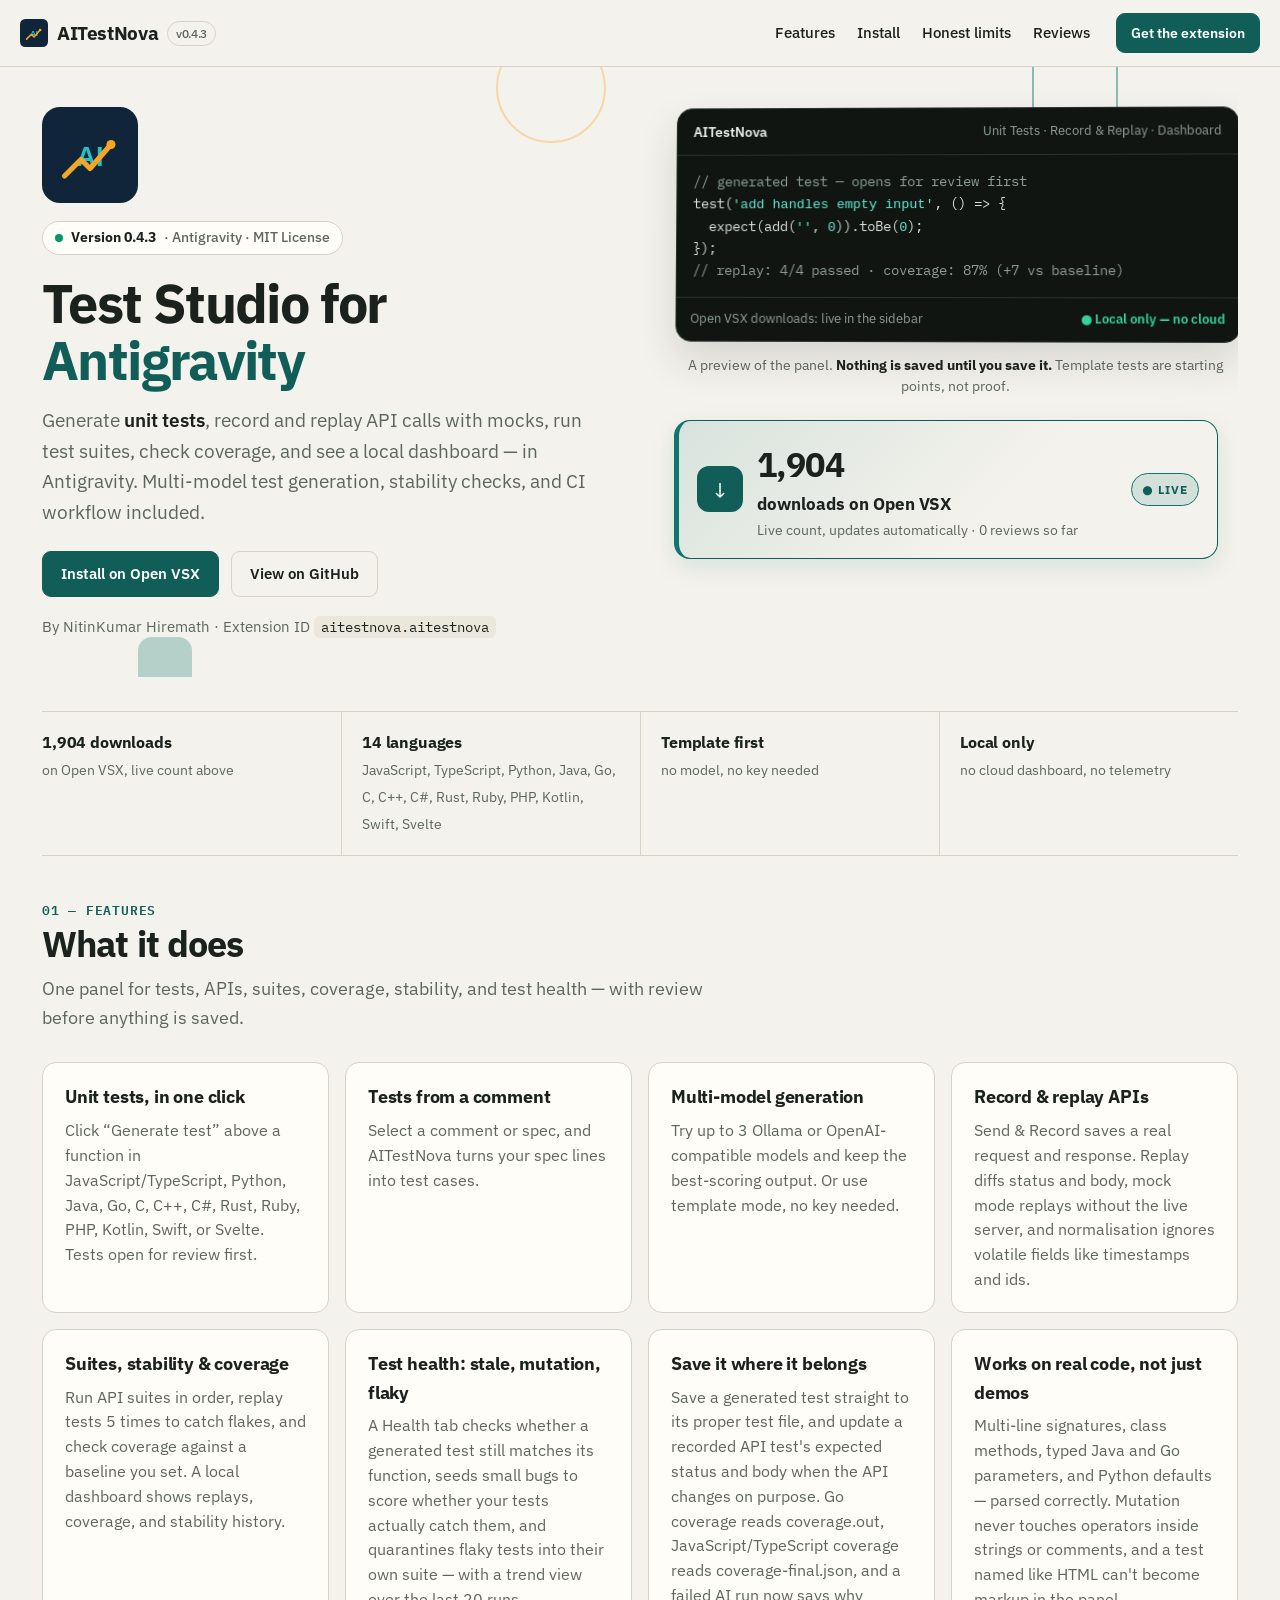
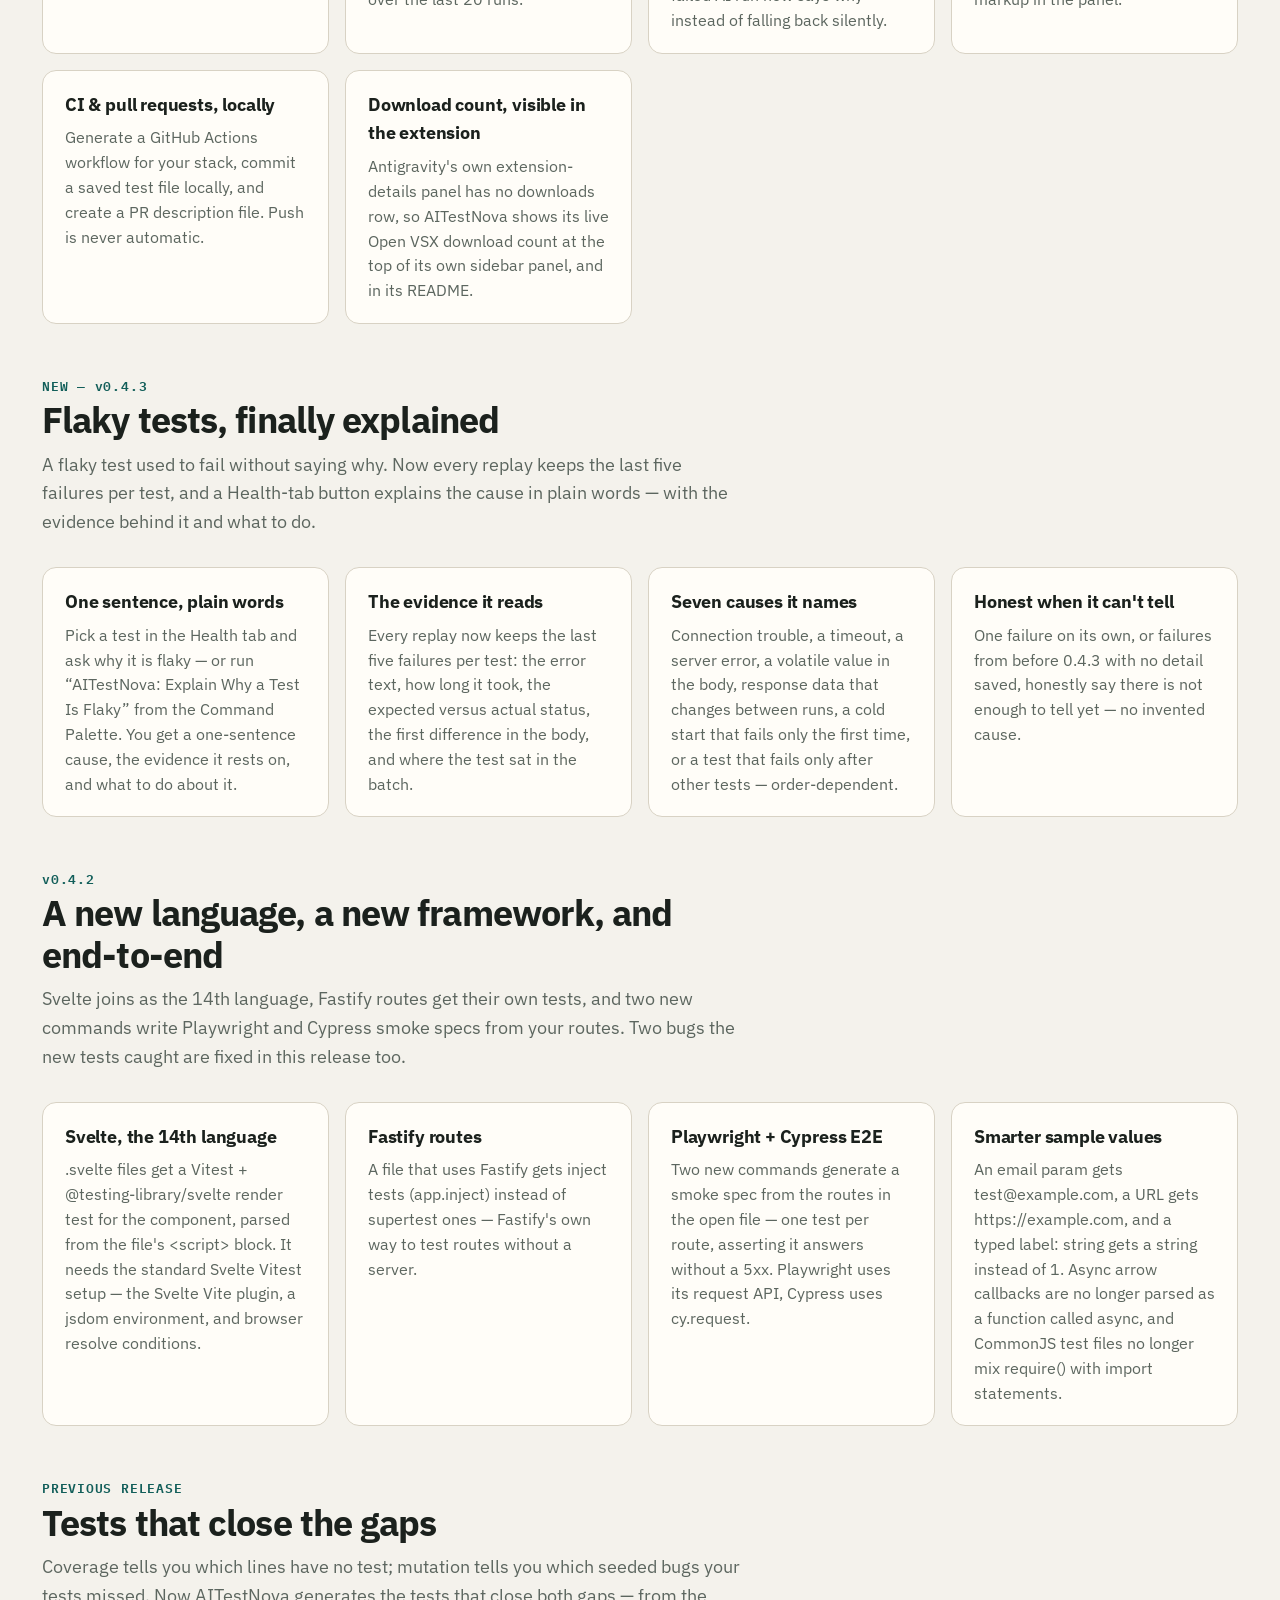
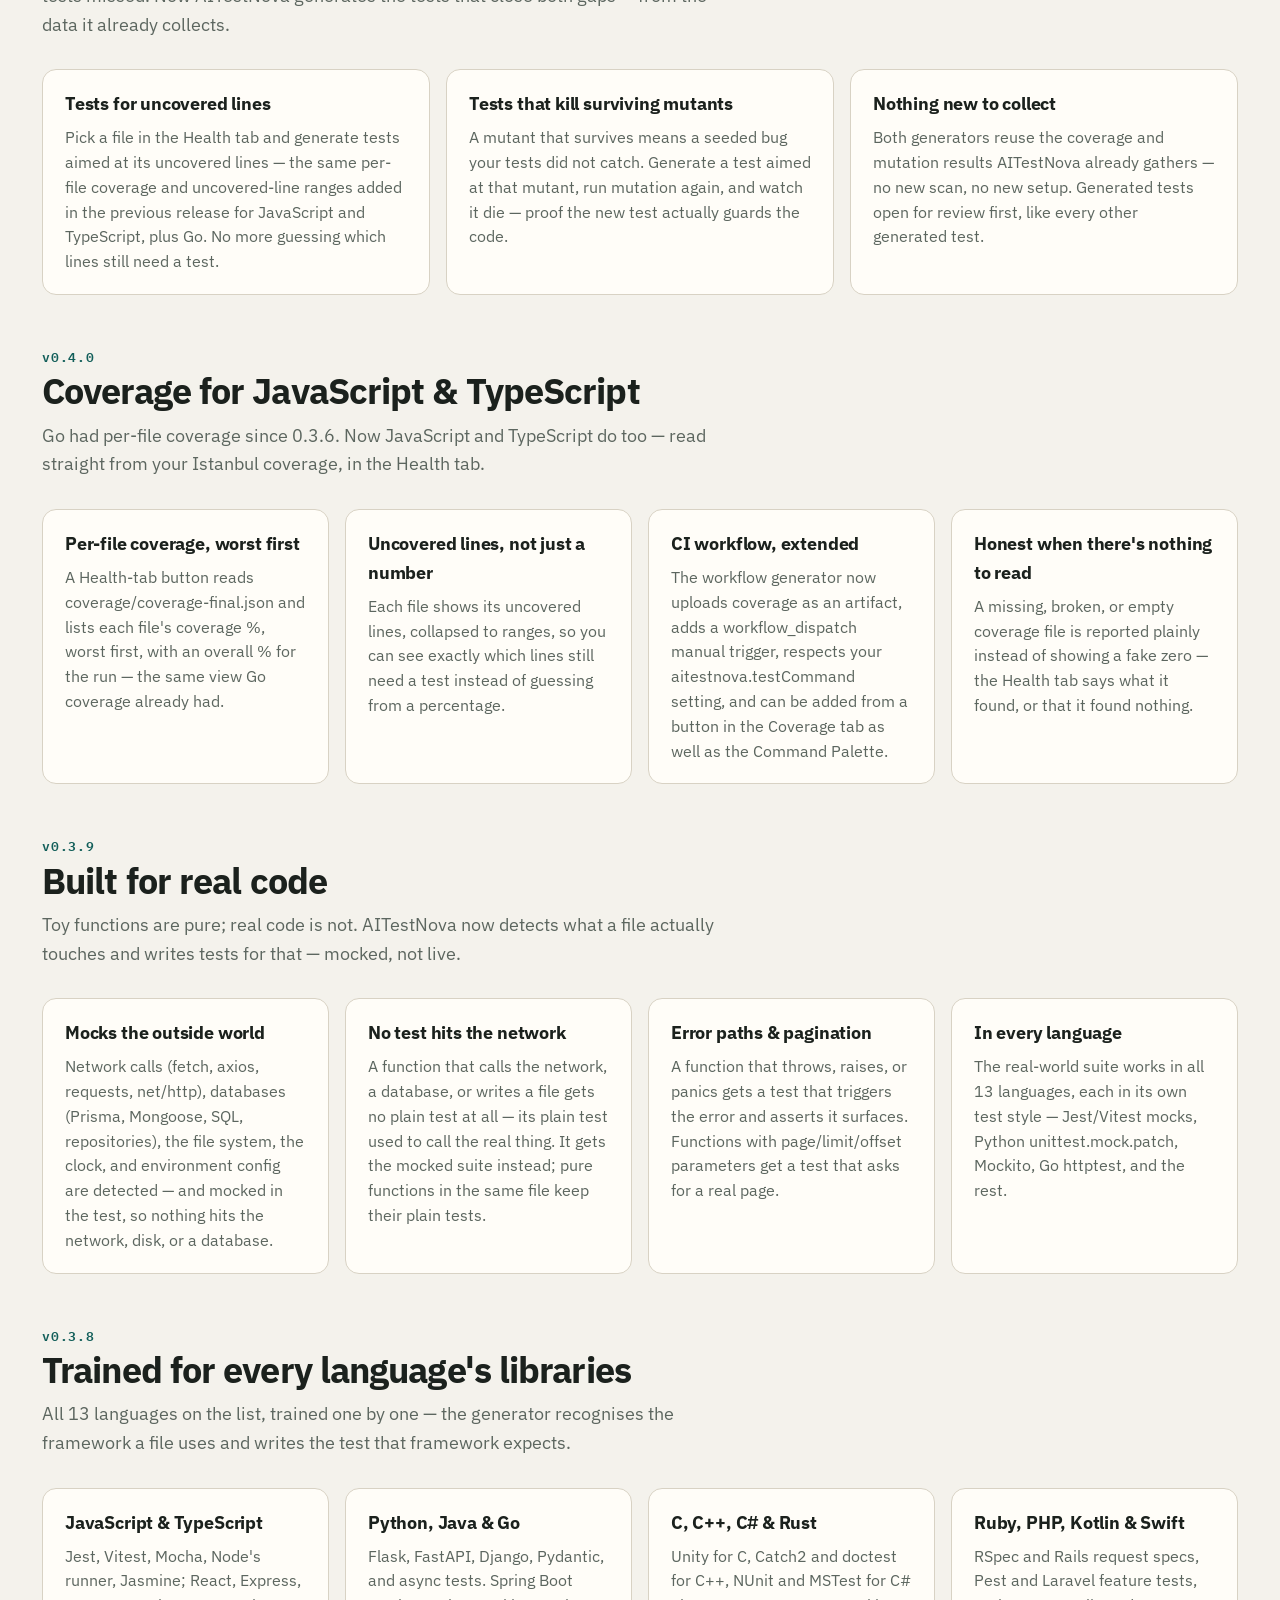
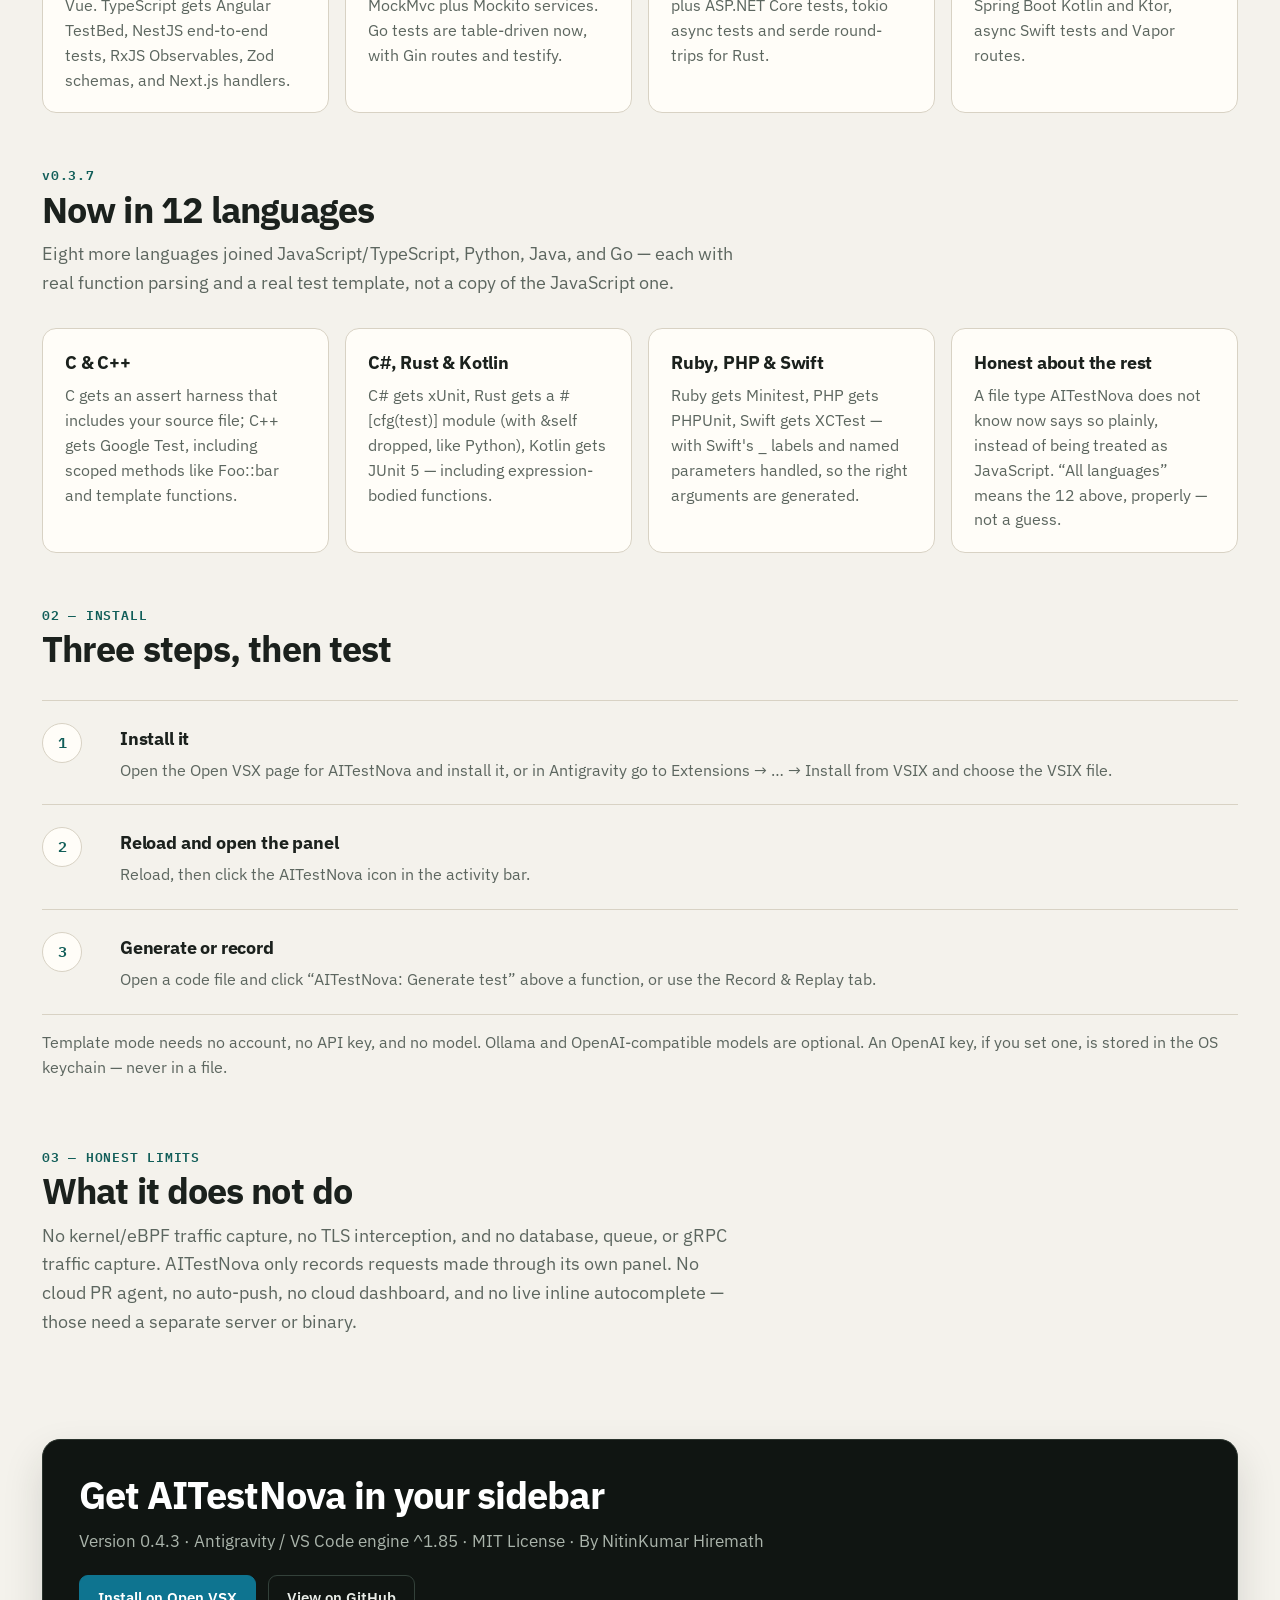
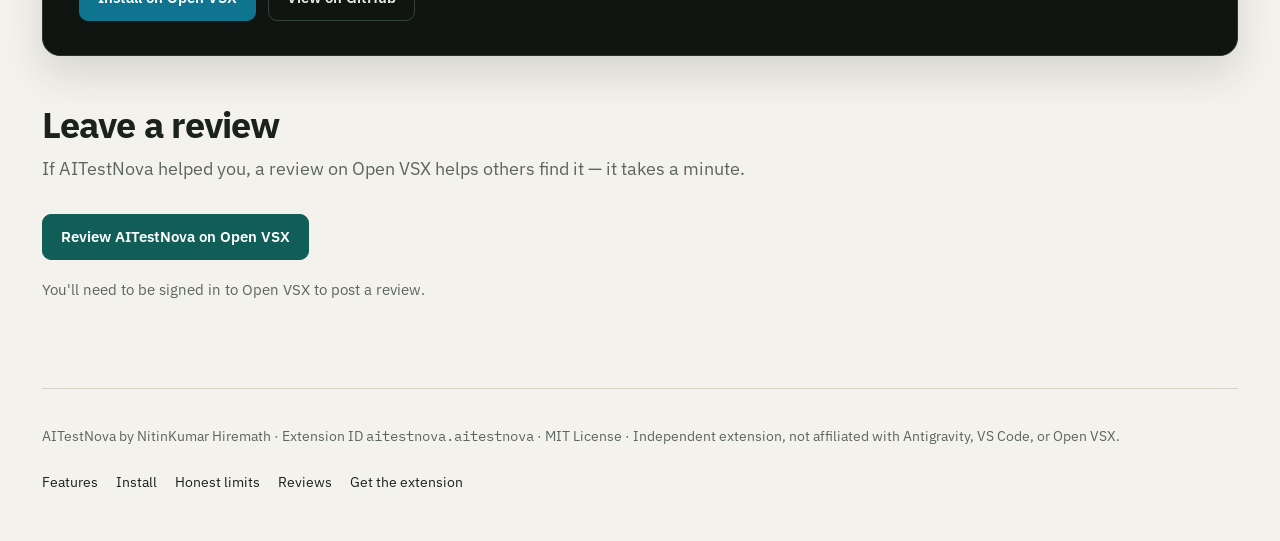
<file: aitestnova/index.html>
<!doctype html>
<html lang="en">
<head>
<meta charset="utf-8" />
<meta name="viewport" content="width=device-width, initial-scale=1, viewport-fit=cover" />
<meta name="color-scheme" content="light dark" />
<meta name="description" content="Generate unit tests, record and replay API calls with mocks, run test suites, check coverage, and see a local dashboard — in Antigravity. Multi-model test generation, stability checks, and CI workflow included." />
<title>AITestNova — Test Studio for Antigravity</title>
<link rel="preconnect" href="https://fonts.googleapis.com" />
<link rel="preconnect" href="https://fonts.gstatic.com" crossorigin />
<link href="https://fonts.googleapis.com/css2?family=IBM+Plex+Mono:wght@400;500;600&family=IBM+Plex+Sans:wght@400;500;600;700&display=swap" rel="stylesheet" />
<style>
  :root{
    --bg:#f4f2ec; --surface:#fffdf8; --surface-2:#ebe7dc;
    --panel:#101512; --panel-2:#171d19; --panel-line:#2a332d;
    --ink:#1b211d; --muted:#5c665f; --line:#d8d2c4;
    --teal:#0f766e; --teal-bright:#14b8a6; --teal-deep:#115e59;
    --amber:#b45309; --radius:14px; --shadow:0 18px 40px rgba(27,33,29,.14);
  }
  @media (prefers-color-scheme: dark){
    :root{ --bg:#0c0f0d; --surface:#131713; --surface-2:#1b211c; --ink:#e8ece7; --muted:#a3ada4; --line:#2a332d; --teal:#2dd4bf; --teal-deep:#5eead4; --shadow:0 18px 40px rgba(0,0,0,.45); }
  }
  *{box-sizing:border-box}
  html{scroll-behavior:smooth}
  body{margin:0;background:var(--bg);color:var(--ink);font-family:"IBM Plex Sans",system-ui,-apple-system,"Segoe UI",sans-serif;font-size:17px;line-height:1.6;-webkit-font-smoothing:antialiased}
  a{color:var(--teal-deep)}
  @media (prefers-color-scheme: dark){ a{color:var(--teal)} }
  ::selection{background:var(--teal);color:#fff}
  .wrap{max-width:1240px;margin:0 auto;padding:0 22px}
  .mono{font-family:"IBM Plex Mono",ui-monospace,SFMono-Regular,Menlo,monospace}
  header.nav{position:sticky;top:0;z-index:20;background:color-mix(in srgb, var(--bg) 88%, transparent);backdrop-filter:blur(10px);border-bottom:1px solid var(--line)}
  .nav-inner{display:flex;align-items:center;gap:26px;padding:13px 0;flex-wrap:wrap}
  .wordmark{display:flex;align-items:center;gap:9px;text-decoration:none;color:var(--ink);font-weight:700;font-size:19px;letter-spacing:-.02em}
  .wordmark small{font-weight:500;font-size:12px;color:var(--muted);border:1px solid var(--line);border-radius:99px;padding:2px 8px}
  .wordmark svg{width:28px;height:28px;flex:none}
  nav.links{display:flex;gap:22px;margin-left:auto;flex-wrap:wrap}
  nav.links a{color:var(--ink);text-decoration:none;font-size:15px;font-weight:500}
  nav.links a:hover{color:var(--teal-deep);text-decoration:underline;text-underline-offset:4px}
  .btn{display:inline-flex;align-items:center;gap:8px;background:var(--teal-deep);color:#fff;text-decoration:none;font-weight:600;font-size:15px;padding:10px 18px;border-radius:9px;border:1px solid var(--teal-deep);cursor:pointer}
  .btn:hover{background:var(--teal);border-color:var(--teal)}
  .btn.ghost{background:transparent;color:var(--ink);border-color:var(--line)}
  .btn.ghost:hover{border-color:var(--teal-deep);color:var(--teal-deep);background:transparent}
  .btn.small{padding:8px 14px;font-size:14px}
  @media (max-width: 920px){ nav.links{margin-left:0;gap:16px} .nav-cta{margin-left:auto} }
  @media (prefers-color-scheme: dark){ .btn{background:#0f766e;border-color:#0f766e} .btn:hover{background:#14b8a6;border-color:#14b8a6} }
  .hero{position:relative;overflow:hidden;padding:40px 0 24px}
  .hero-logo{margin:0 0 18px}.hero-logo svg{width:96px;height:96px;display:block;animation:logo3d 7s ease-in-out infinite;transform-style:preserve-3d}
  @keyframes logo3d{0%,100%{transform:perspective(700px) rotateX(0) rotateY(-8deg)}50%{transform:perspective(700px) rotateX(8deg) rotateY(10deg)}}
  @media (prefers-reduced-motion: reduce){.hero-logo svg{animation:none}}
  .hero-grid{display:grid;grid-template-columns:1.02fr .98fr;gap:44px;align-items:start;position:relative;z-index:1}
  /* 3D animation: floating shapes + panel tilt (transform/opacity only) */
  .hero-3d{position:absolute;inset:0;pointer-events:none;perspective:900px;z-index:0}
  .hero-3d span{position:absolute;display:block;transform-style:preserve-3d;animation:float3d 9s ease-in-out infinite}
  .hero-3d .c1{width:86px;height:86px;top:-24px;right:10%;border:2px solid var(--teal);border-radius:18px;opacity:.45}
  .hero-3d .c2{width:54px;height:54px;bottom:-14px;left:8%;background:var(--teal);border-radius:14px;opacity:.28;animation-delay:-3s}
  .hero-3d .c3{width:110px;height:110px;top:-34px;left:38%;border:2px solid #f5a623;border-radius:50%;opacity:.35;animation-delay:-6s}
  @keyframes float3d{0%,100%{transform:translateZ(0) rotateX(14deg) rotateY(-16deg) translateY(0)}50%{transform:translateZ(70px) rotateX(-12deg) rotateY(18deg) translateY(-16px)}}
  .panel-shell{transform:perspective(1000px) rotateX(1.5deg) rotateY(-1.5deg);transition:transform .5s ease}
  .panel-shell:hover{transform:perspective(1000px) rotateX(0) rotateY(0) translateY(-4px)}
  @media (max-width:820px){.hero-3d{display:none}}
  @media (prefers-reduced-motion: reduce){.hero-3d span{animation:none}.panel-shell{transform:none;transition:none}}
  .version-pill{display:inline-flex;gap:8px;align-items:center;flex-wrap:wrap;font-size:13.5px;font-weight:500;color:var(--muted);border:1px solid var(--line);border-radius:99px;padding:5px 12px;background:var(--surface)}
  .version-pill b{color:var(--ink)}
  .version-pill .dot{width:8px;height:8px;border-radius:50%;background:#059669;flex:none}
  h1{font-size:clamp(38px,4.6vw,54px);line-height:1.06;letter-spacing:-.03em;margin:20px 0 16px;font-weight:700}
  h1 em{font-style:normal;color:var(--teal-deep)}
  @media (prefers-color-scheme: dark){ h1 em{color:var(--teal)} }
  .lede{font-size:19px;line-height:1.6;color:var(--muted);max-width:34rem;margin:0 0 24px}
  .lede strong{color:var(--ink);font-weight:600}
  .cta-row{display:flex;gap:12px;flex-wrap:wrap;align-items:center}
  .setup-line{margin-top:18px;font-size:14.5px;color:var(--muted)}
  .setup-line .mono{font-size:13.5px;color:var(--ink);background:var(--surface-2);padding:2px 7px;border-radius:6px}
  .dl-box{margin:22px 0 0;max-width:34rem;border:1px solid var(--teal-deep);border-left:5px solid var(--teal);border-radius:16px;padding:16px 18px;background:linear-gradient(135deg,color-mix(in srgb,var(--teal) 12%,var(--bg)),var(--bg) 60%);box-shadow:0 8px 24px rgba(15,118,110,.12);display:flex;align-items:center;justify-content:space-between;gap:16px}
  .dl-main{display:flex;align-items:center;gap:14px}
  .dl-icon{width:46px;height:46px;flex:none;display:flex;align-items:center;justify-content:center;font-size:22px;color:#fff;background:var(--teal-deep);border-radius:12px}
  .dl-number{font-size:34px;font-weight:800;color:var(--ink);letter-spacing:-.02em}
  .dl-label{color:var(--ink);font-weight:700;font-size:17px}
  .dl-sub{margin:2px 0 0;font-size:13.5px;color:var(--muted)}
  .dl-live{flex:none;display:inline-flex;align-items:center;gap:6px;font-size:12px;font-weight:800;letter-spacing:.08em;color:var(--teal-deep);background:color-mix(in srgb,var(--teal) 14%,var(--bg));border:1px solid var(--teal);border-radius:99px;padding:6px 10px}
  .panel-shell{background:var(--panel);color:#dbe4dc;border:1px solid var(--panel-line);border-radius:16px;box-shadow:var(--shadow);overflow:hidden}
  .panel-top{display:flex;align-items:center;gap:10px;padding:12px 16px;border-bottom:1px solid var(--panel-line)}
  .panel-top .tab-label{font-size:14px;font-weight:600;color:#e8ece7}
  .panel-top .spacer{flex:1}
  .panel-body{padding:16px}
  .panel-body pre{margin:0;white-space:pre-wrap;font-family:"IBM Plex Mono",monospace;font-size:13.5px;line-height:1.6;color:#dbe4dc}
  .panel-body code{color:#5eead4}
  .panel-foot{border-top:1px solid var(--panel-line);padding:11px 14px;display:flex;gap:14px;align-items:center;font-size:13px;color:#8fa096;flex-wrap:wrap}
  .panel-foot .ready{margin-left:auto;color:#34d399;font-weight:600}
  .panel-caption{margin-top:12px;font-size:13.5px;color:var(--muted);text-align:center}
  .panel-caption b{color:var(--ink)}
  .facts{margin:34px 0 0;border-top:1px solid var(--line);border-bottom:1px solid var(--line);display:grid;grid-template-columns:repeat(4,1fr)}
  .fact{padding:18px 20px;border-left:1px solid var(--line)}
  .fact:first-child{border-left:0;padding-left:0}
  .fact b{display:block;font-size:16px;letter-spacing:-.01em}
  .fact span{font-size:14px;color:var(--muted)}
  section.block{padding:40px 0 8px}
  .section-head{max-width:44rem;margin-bottom:30px}
  .section-head h2{font-size:clamp(28px,3.4vw,36px);line-height:1.15;letter-spacing:-.025em;margin:0 0 10px}
  .section-head p{margin:0;color:var(--muted);font-size:18px}
  .section-head .num{font-family:"IBM Plex Mono",monospace;font-size:13px;color:var(--teal-deep);font-weight:600;letter-spacing:.06em}
  @media (prefers-color-scheme: dark){ .section-head .num{color:var(--teal)} }
  .cards{display:grid;grid-template-columns:repeat(auto-fit,minmax(260px,1fr));gap:16px}
  .card{background:var(--surface);border:1px solid var(--line);border-radius:var(--radius);padding:20px 22px;transition:transform .4s ease,box-shadow .4s ease}
  .card:hover{transform:perspective(800px) rotateX(-2deg) translateY(-4px)}
  .card h3{margin:0 0 6px;font-size:18px;letter-spacing:-.01em}
  .card p{margin:0;color:var(--muted);font-size:15.5px}
  .steps{list-style:none;margin:0;padding:0;border-top:1px solid var(--line)}
  .steps li{display:grid;grid-template-columns:56px 1fr;gap:22px;padding:22px 0;border-bottom:1px solid var(--line);align-items:start}
  .steps .n{font-family:"IBM Plex Mono",monospace;font-size:15px;font-weight:600;color:var(--teal-deep);border:1px solid var(--line);border-radius:50%;width:40px;height:40px;display:flex;align-items:center;justify-content:center;background:var(--surface)}
  @media (prefers-color-scheme: dark){ .steps .n{color:var(--teal)} }
  .steps h3{margin:2px 0 4px;font-size:18px;letter-spacing:-.01em}
  .steps p{margin:0;color:var(--muted);font-size:15.5px}
  .cta-panel{margin:64px 0 8px;background:var(--panel);color:#dbe4dc;border-radius:18px;padding:34px 36px;border:1px solid var(--panel-line);box-shadow:var(--shadow)}
  .cta-panel h2{font-size:clamp(28px,3.4vw,38px);line-height:1.12;letter-spacing:-.025em;margin:0 0 12px;color:#fff}
  .cta-panel p{color:#aab4ab;margin:0 0 20px;font-size:16.5px}
  .cta-panel .btn{background:#0e7490;border-color:#0e7490}
  .cta-panel .btn:hover{background:#0891b2;border-color:#0891b2}
  .cta-panel .btn.ghost{background:transparent;border-color:#33413a;color:#e8ece7}
  .cta-panel .btn.ghost:hover{border-color:#14b8a6;color:#fff}
  footer{padding:36px 0 48px;color:var(--muted);font-size:14px;border-top:1px solid var(--line);margin-top:64px}
  .foot{display:flex;gap:24px;flex-wrap:wrap;align-items:baseline;justify-content:space-between;font-size:14px;color:var(--muted)}
  .foot a{color:var(--ink);text-decoration:none}
  .foot a:hover{text-decoration:underline}
  .foot nav{display:flex;gap:18px;flex-wrap:wrap}
  @media (max-width:820px){ .hero-grid{grid-template-columns:1fr} .facts{grid-template-columns:1fr 1fr} .fact:nth-child(3){border-left:0;padding-left:0} }
</style>
</head>
<body>
<header class="nav"><div class="wrap nav-inner">
  <a class="wordmark" href="#top" aria-label="AITestNova home"><svg aria-hidden="true" xmlns="http://www.w3.org/2000/svg" width="128" height="128" viewBox="0 0 128 128"><rect width="128" height="128" rx="24" fill="#10243a"/><text x="64" y="78" font-family="sans-serif" font-size="36" font-weight="bold" fill="#1fc2c9" text-anchor="middle">AI</text><path d="M30 92 L52 70 L64 82 L92 50" stroke="#f5a623" stroke-width="7" fill="none" stroke-linecap="round" stroke-linejoin="round"/><circle cx="92" cy="50" r="6" fill="#f5a623"/></svg>AITestNova <small class="live-version">v0.4.3</small></a>
  <nav class="links" aria-label="Page"><a href="#features">Features</a><a href="#install">Install</a><a href="#limits">Honest limits</a><a href="#reviews">Reviews</a></nav>
  <a class="btn small nav-cta" href="#get">Get the extension</a>
</div></header>

<div class="wrap" id="top">
  <div class="hero"><div class="hero-3d" aria-hidden="true"><span class="c1"></span><span class="c2"></span><span class="c3"></span></div><div class="hero-grid"><div>
    <div class="hero-logo"><svg aria-hidden="true" xmlns="http://www.w3.org/2000/svg" width="128" height="128" viewBox="0 0 128 128"><rect width="128" height="128" rx="24" fill="#10243a"/><text x="64" y="78" font-family="sans-serif" font-size="36" font-weight="bold" fill="#1fc2c9" text-anchor="middle">AI</text><path d="M30 92 L52 70 L64 82 L92 50" stroke="#f5a623" stroke-width="7" fill="none" stroke-linecap="round" stroke-linejoin="round"/><circle cx="92" cy="50" r="6" fill="#f5a623"/></svg></div>
    <span class="version-pill"><span class="dot"></span><b class="live-version">Version 0.4.3</b> · Antigravity · MIT License</span>
    <h1>Test Studio for <em>Antigravity</em></h1>
    <p class="lede">Generate <strong>unit tests</strong>, record and replay API calls with mocks, run test suites, check coverage, and see a local dashboard — in Antigravity. Multi-model test generation, stability checks, and CI workflow included.</p>
    <div class="cta-row">
      <a class="btn" href="https://open-vsx.org/extension/aitestnova/aitestnova">Install on Open VSX</a>
      <a class="btn ghost" href="https://github.com/1nc24cs146-cmyk/AITestNova">View on GitHub</a>
    </div>
    <p class="setup-line">By NitinKumar Hiremath · Extension ID <span class="mono">aitestnova.aitestnova</span></p>
  </div>
  <div>
    <div class="panel-shell" aria-label="AITestNova panel preview">
      <div class="panel-top"><span class="tab-label">AITestNova</span><span class="spacer"></span><span style="font-size:13px;color:#8fa096">Unit Tests · Record &amp; Replay · Dashboard</span></div>
      <div class="panel-body"><pre><span style="color:#8fa096">// generated test — opens for review first</span>
test(<code>'add handles empty input'</code>, () =&gt; {
  expect(add(<code>''</code>, <code>0</code>)).toBe(<code>0</code>);
});
<span style="color:#8fa096">// replay: 4/4 passed · coverage: 87% (+7 vs baseline)</span></pre></div>
      <div class="panel-foot"><span>Open VSX downloads: live in the sidebar</span><span class="ready">● Local only — no cloud</span></div>
    </div>
    <p class="panel-caption">A preview of the panel. <b>Nothing is saved until you save it.</b> Template tests are starting points, not proof.</p>
    <div class="dl-box"><div class="dl-main"><div class="dl-icon">↓</div><div>
      <div class="dl-number" id="downloads">1,904</div>
      <div class="dl-label">downloads on Open VSX</div>
      <p class="dl-sub">Live count, updates automatically · 0 reviews so far</p>
    </div></div><span class="dl-live">● LIVE</span></div>
  </div></div></div>

  <div class="facts">
    <div class="fact"><b class="live-downloads">1,904 downloads</b><span>on Open VSX, live count above</span></div>
    <div class="fact"><b>14 languages</b><span>JavaScript, TypeScript, Python, Java, Go, C, C++, C#, Rust, Ruby, PHP, Kotlin, Swift, Svelte</span></div>
    <div class="fact"><b>Template first</b><span>no model, no key needed</span></div>
    <div class="fact"><b>Local only</b><span>no cloud dashboard, no telemetry</span></div>
  </div>

  <section class="block" id="features"><div class="section-head">
    <span class="num">01 — FEATURES</span>
    <h2>What it does</h2>
    <p>One panel for tests, APIs, suites, coverage, stability, and test health — with review before anything is saved.</p>
  </div><div class="cards">
    <div class="card"><h3>Unit tests, in one click</h3><p>Click “Generate test” above a function in JavaScript/TypeScript, Python, Java, Go, C, C++, C#, Rust, Ruby, PHP, Kotlin, Swift, or Svelte. Tests open for review first.</p></div>
    <div class="card"><h3>Tests from a comment</h3><p>Select a comment or spec, and AITestNova turns your spec lines into test cases.</p></div>
    <div class="card"><h3>Multi-model generation</h3><p>Try up to 3 Ollama or OpenAI-compatible models and keep the best-scoring output. Or use template mode, no key needed.</p></div>
    <div class="card"><h3>Record &amp; replay APIs</h3><p>Send &amp; Record saves a real request and response. Replay diffs status and body, mock mode replays without the live server, and normalisation ignores volatile fields like timestamps and ids.</p></div>
    <div class="card"><h3>Suites, stability &amp; coverage</h3><p>Run API suites in order, replay tests 5 times to catch flakes, and check coverage against a baseline you set. A local dashboard shows replays, coverage, and stability history.</p></div>
    <div class="card"><h3>Test health: stale, mutation, flaky</h3><p>A Health tab checks whether a generated test still matches its function, seeds small bugs to score whether your tests actually catch them, and quarantines flaky tests into their own suite — with a trend view over the last 20 runs.</p></div>
    <div class="card"><h3>Save it where it belongs</h3><p>Save a generated test straight to its proper test file, and update a recorded API test's expected status and body when the API changes on purpose. Go coverage reads coverage.out, JavaScript/TypeScript coverage reads coverage-final.json, and a failed AI run now says why instead of falling back silently.</p></div>
    <div class="card"><h3>Works on real code, not just demos</h3><p>Multi-line signatures, class methods, typed Java and Go parameters, and Python defaults — parsed correctly. Mutation never touches operators inside strings or comments, and a test named like HTML can't become markup in the panel.</p></div>
    <div class="card"><h3>CI &amp; pull requests, locally</h3><p>Generate a GitHub Actions workflow for your stack, commit a saved test file locally, and create a PR description file. Push is never automatic.</p></div>
    <div class="card"><h3>Download count, visible in the extension</h3><p>Antigravity's own extension-details panel has no downloads row, so AITestNova shows its live Open VSX download count at the top of its own sidebar panel, and in its README.</p></div>
  </div></section>

  <section class="block" id="whats-new-043"><div class="section-head">
    <span class="num">NEW — v0.4.3</span>
    <h2>Flaky tests, finally explained</h2>
    <p>A flaky test used to fail without saying why. Now every replay keeps the last five failures per test, and a Health-tab button explains the cause in plain words — with the evidence behind it and what to do.</p>
  </div><div class="cards">
    <div class="card"><h3>One sentence, plain words</h3><p>Pick a test in the Health tab and ask why it is flaky — or run “AITestNova: Explain Why a Test Is Flaky” from the Command Palette. You get a one-sentence cause, the evidence it rests on, and what to do about it.</p></div>
    <div class="card"><h3>The evidence it reads</h3><p>Every replay now keeps the last five failures per test: the error text, how long it took, the expected versus actual status, the first difference in the body, and where the test sat in the batch.</p></div>
    <div class="card"><h3>Seven causes it names</h3><p>Connection trouble, a timeout, a server error, a volatile value in the body, response data that changes between runs, a cold start that fails only the first time, or a test that fails only after other tests — order-dependent.</p></div>
    <div class="card"><h3>Honest when it can't tell</h3><p>One failure on its own, or failures from before 0.4.3 with no detail saved, honestly say there is not enough to tell yet — no invented cause.</p></div>
  </div></section>

  <section class="block" id="whats-new-042"><div class="section-head">
    <span class="num">v0.4.2</span>
    <h2>A new language, a new framework, and end-to-end</h2>
    <p>Svelte joins as the 14th language, Fastify routes get their own tests, and two new commands write Playwright and Cypress smoke specs from your routes. Two bugs the new tests caught are fixed in this release too.</p>
  </div><div class="cards">
    <div class="card"><h3>Svelte, the 14th language</h3><p>.svelte files get a Vitest + @testing-library/svelte render test for the component, parsed from the file's &lt;script&gt; block. It needs the standard Svelte Vitest setup — the Svelte Vite plugin, a jsdom environment, and browser resolve conditions.</p></div>
    <div class="card"><h3>Fastify routes</h3><p>A file that uses Fastify gets inject tests (app.inject) instead of supertest ones — Fastify's own way to test routes without a server.</p></div>
    <div class="card"><h3>Playwright + Cypress E2E</h3><p>Two new commands generate a smoke spec from the routes in the open file — one test per route, asserting it answers without a 5xx. Playwright uses its request API, Cypress uses cy.request.</p></div>
    <div class="card"><h3>Smarter sample values</h3><p>An email param gets test@example.com, a URL gets https://example.com, and a typed label: string gets a string instead of 1. Async arrow callbacks are no longer parsed as a function called async, and CommonJS test files no longer mix require() with import statements.</p></div>
  </div></section>

  <section class="block" id="whats-new-041"><div class="section-head">
    <span class="num">PREVIOUS RELEASE</span>
    <h2>Tests that close the gaps</h2>
    <p>Coverage tells you which lines have no test; mutation tells you which seeded bugs your tests missed. Now AITestNova generates the tests that close both gaps — from the data it already collects.</p>
  </div><div class="cards">
    <div class="card"><h3>Tests for uncovered lines</h3><p>Pick a file in the Health tab and generate tests aimed at its uncovered lines — the same per-file coverage and uncovered-line ranges added in the previous release for JavaScript and TypeScript, plus Go. No more guessing which lines still need a test.</p></div>
    <div class="card"><h3>Tests that kill surviving mutants</h3><p>A mutant that survives means a seeded bug your tests did not catch. Generate a test aimed at that mutant, run mutation again, and watch it die — proof the new test actually guards the code.</p></div>
    <div class="card"><h3>Nothing new to collect</h3><p>Both generators reuse the coverage and mutation results AITestNova already gathers — no new scan, no new setup. Generated tests open for review first, like every other generated test.</p></div>
  </div></section>

  <section class="block" id="whats-new-040"><div class="section-head">
    <span class="num">v0.4.0</span>
    <h2>Coverage for JavaScript &amp; TypeScript</h2>
    <p>Go had per-file coverage since 0.3.6. Now JavaScript and TypeScript do too — read straight from your Istanbul coverage, in the Health tab.</p>
  </div><div class="cards">
    <div class="card"><h3>Per-file coverage, worst first</h3><p>A Health-tab button reads coverage/coverage-final.json and lists each file's coverage %, worst first, with an overall % for the run — the same view Go coverage already had.</p></div>
    <div class="card"><h3>Uncovered lines, not just a number</h3><p>Each file shows its uncovered lines, collapsed to ranges, so you can see exactly which lines still need a test instead of guessing from a percentage.</p></div>
    <div class="card"><h3>CI workflow, extended</h3><p>The workflow generator now uploads coverage as an artifact, adds a workflow_dispatch manual trigger, respects your aitestnova.testCommand setting, and can be added from a button in the Coverage tab as well as the Command Palette.</p></div>
    <div class="card"><h3>Honest when there's nothing to read</h3><p>A missing, broken, or empty coverage file is reported plainly instead of showing a fake zero — the Health tab says what it found, or that it found nothing.</p></div>
  </div></section>

  <section class="block" id="whats-new-039"><div class="section-head">
    <span class="num">v0.3.9</span>
    <h2>Built for real code</h2>
    <p>Toy functions are pure; real code is not. AITestNova now detects what a file actually touches and writes tests for that — mocked, not live.</p>
  </div><div class="cards">
    <div class="card"><h3>Mocks the outside world</h3><p>Network calls (fetch, axios, requests, net/http), databases (Prisma, Mongoose, SQL, repositories), the file system, the clock, and environment config are detected — and mocked in the test, so nothing hits the network, disk, or a database.</p></div>
    <div class="card"><h3>No test hits the network</h3><p>A function that calls the network, a database, or writes a file gets no plain test at all — its plain test used to call the real thing. It gets the mocked suite instead; pure functions in the same file keep their plain tests.</p></div>
    <div class="card"><h3>Error paths &amp; pagination</h3><p>A function that throws, raises, or panics gets a test that triggers the error and asserts it surfaces. Functions with page/limit/offset parameters get a test that asks for a real page.</p></div>
    <div class="card"><h3>In every language</h3><p>The real-world suite works in all 13 languages, each in its own test style — Jest/Vitest mocks, Python unittest.mock.patch, Mockito, Go httptest, and the rest.</p></div>
  </div></section>

  <section class="block" id="whats-new-038"><div class="section-head">
    <span class="num">v0.3.8</span>
    <h2>Trained for every language's libraries</h2>
    <p>All 13 languages on the list, trained one by one — the generator recognises the framework a file uses and writes the test that framework expects.</p>
  </div><div class="cards">
    <div class="card"><h3>JavaScript &amp; TypeScript</h3><p>Jest, Vitest, Mocha, Node's runner, Jasmine; React, Express, Vue. TypeScript gets Angular TestBed, NestJS end-to-end tests, RxJS Observables, Zod schemas, and Next.js handlers.</p></div>
    <div class="card"><h3>Python, Java &amp; Go</h3><p>Flask, FastAPI, Django, Pydantic, and async tests. Spring Boot MockMvc plus Mockito services. Go tests are table-driven now, with Gin routes and testify.</p></div>
    <div class="card"><h3>C, C++, C# &amp; Rust</h3><p>Unity for C, Catch2 and doctest for C++, NUnit and MSTest for C# plus ASP.NET Core tests, tokio async tests and serde round-trips for Rust.</p></div>
    <div class="card"><h3>Ruby, PHP, Kotlin &amp; Swift</h3><p>RSpec and Rails request specs, Pest and Laravel feature tests, Spring Boot Kotlin and Ktor, async Swift tests and Vapor routes.</p></div>
  </div></section>

  <section class="block" id="whats-new"><div class="section-head">
    <span class="num">v0.3.7</span>
    <h2>Now in 12 languages</h2>
    <p>Eight more languages joined JavaScript/TypeScript, Python, Java, and Go — each with real function parsing and a real test template, not a copy of the JavaScript one.</p>
  </div><div class="cards">
    <div class="card"><h3>C &amp; C++</h3><p>C gets an assert harness that includes your source file; C++ gets Google Test, including scoped methods like Foo::bar and template functions.</p></div>
    <div class="card"><h3>C#, Rust &amp; Kotlin</h3><p>C# gets xUnit, Rust gets a #[cfg(test)] module (with &amp;self dropped, like Python), Kotlin gets JUnit 5 — including expression-bodied functions.</p></div>
    <div class="card"><h3>Ruby, PHP &amp; Swift</h3><p>Ruby gets Minitest, PHP gets PHPUnit, Swift gets XCTest — with Swift's _ labels and named parameters handled, so the right arguments are generated.</p></div>
    <div class="card"><h3>Honest about the rest</h3><p>A file type AITestNova does not know now says so plainly, instead of being treated as JavaScript. “All languages” means the 12 above, properly — not a guess.</p></div>
  </div></section>

  <section class="block" id="install"><div class="section-head">
    <span class="num">02 — INSTALL</span>
    <h2>Three steps, then test</h2>
  </div><ol class="steps">
    <li><span class="n">1</span><div><h3>Install it</h3><p>Open the Open VSX page for AITestNova and install it, or in Antigravity go to Extensions → … → Install from VSIX and choose the VSIX file.</p></div></li>
    <li><span class="n">2</span><div><h3>Reload and open the panel</h3><p>Reload, then click the AITestNova icon in the activity bar.</p></div></li>
    <li><span class="n">3</span><div><h3>Generate or record</h3><p>Open a code file and click “AITestNova: Generate test” above a function, or use the Record &amp; Replay tab.</p></div></li>
  </ol>
  <p style="color:var(--muted);font-size:15.5px">Template mode needs no account, no API key, and no model. Ollama and OpenAI-compatible models are optional. An OpenAI key, if you set one, is stored in the OS keychain — never in a file.</p></section>

  <section class="block" id="limits"><div class="section-head">
    <span class="num">03 — HONEST LIMITS</span>
    <h2>What it does not do</h2>
    <p>No kernel/eBPF traffic capture, no TLS interception, and no database, queue, or gRPC traffic capture. AITestNova only records requests made through its own panel. No cloud PR agent, no auto-push, no cloud dashboard, and no live inline autocomplete — those need a separate server or binary.</p>
  </div></section>

  <section id="get"><div class="cta-panel">
    <h2>Get AITestNova in your sidebar</h2>
    <p>Version <span class="live-version-num">0.4.3</span> · Antigravity / VS Code engine ^1.85 · MIT License · By NitinKumar Hiremath</p>
    <div class="cta-row">
      <a class="btn" href="https://open-vsx.org/extension/aitestnova/aitestnova">Install on Open VSX</a>
      <a class="btn ghost" href="https://github.com/1nc24cs146-cmyk/AITestNova">View on GitHub</a>
    </div>
  </div></section>

  <section class="block" id="reviews"><div class="section-head">
    <h2>Leave a review</h2>
    <p>If AITestNova helped you, a review on Open VSX helps others find it — it takes a minute.</p>
  </div>
  <div class="cta-row">
    <a class="btn" href="https://open-vsx.org/extension/aitestnova/aitestnova">Review AITestNova on Open VSX</a>
  </div>
  <p class="setup-line">You'll need to be signed in to Open VSX to post a review.</p></section>

  <footer><div class="foot">
    <div>AITestNova by NitinKumar Hiremath · Extension ID <span class="mono">aitestnova.aitestnova</span> · MIT License · Independent extension, not affiliated with Antigravity, VS Code, or Open VSX.</div>
    <nav aria-label="Page"><a href="#features">Features</a><a href="#install">Install</a><a href="#limits">Honest limits</a><a href="#reviews">Reviews</a><a href="#get">Get the extension</a></nav>
  </div></footer>
</div>
<script>
(function () {
  // Silent live update: on every load and every 5 minutes after, the
  // version pill, the download count, and the facts-row download figure
  // refresh from the live Open VSX listing. No banner, no reload. The
  // pill only ever moves forward: if the listing is behind this page (a
  // build not published yet), the page keeps its own version. Keep
  // EMBEDDED_VERSION in sync with the pill. Every download figure on
  // this page carries the live treatment, so no number can go stale
  // and make the page look fake.
  var EMBEDDED_VERSION = "0.4.3";
  var API_URL = "https://open-vsx.org/api/aitestnova/aitestnova";
  var pills = document.querySelectorAll(".live-version");
  var downloads = document.getElementById("downloads");
  var versionNums = document.querySelectorAll(".live-version-num");
  var factDownloads = document.querySelectorAll(".live-downloads");
  function isNewer(a, b) {
    var pa = String(a).split(".");
    var pb = String(b).split(".");
    var n = Math.max(pa.length, pb.length);
    for (var i = 0; i < n; i++) {
      var x = parseInt(pa[i] || "0", 10);
      var y = parseInt(pb[i] || "0", 10);
      if (x > y) { return true; }
      if (x < y) { return false; }
    }
    return false;
  }
  function checkForUpdate() {
    fetch(API_URL, { cache: "no-store" })
      .then(function (r) { if (!r.ok) { throw new Error("Open VSX " + r.status); } return r.json(); })
      .then(function (d) {
        if (d && typeof d.downloadCount === "number" && downloads) {
          downloads.textContent = d.downloadCount.toLocaleString();
          for (var j = 0; j < factDownloads.length; j++) {
            factDownloads[j].textContent = d.downloadCount.toLocaleString() + " downloads";
          }
        }
        if (d && typeof d.version === "string" && d.version && isNewer(d.version, EMBEDDED_VERSION)) {
          for (var i = 0; i < pills.length; i++) {
            pills[i].textContent = (pills[i].textContent.indexOf("Version ") === 0 ? "Version " : "v") + d.version;
          }
          for (var k = 0; k < versionNums.length; k++) {
            versionNums[k].textContent = d.version;
          }
        }
      })
      .catch(function () { /* keep the baked-in fallback text visible */ });
  }
  checkForUpdate();
  setInterval(checkForUpdate, 5 * 60 * 1000);
})();
</script>
</body>
</html>
</file>
